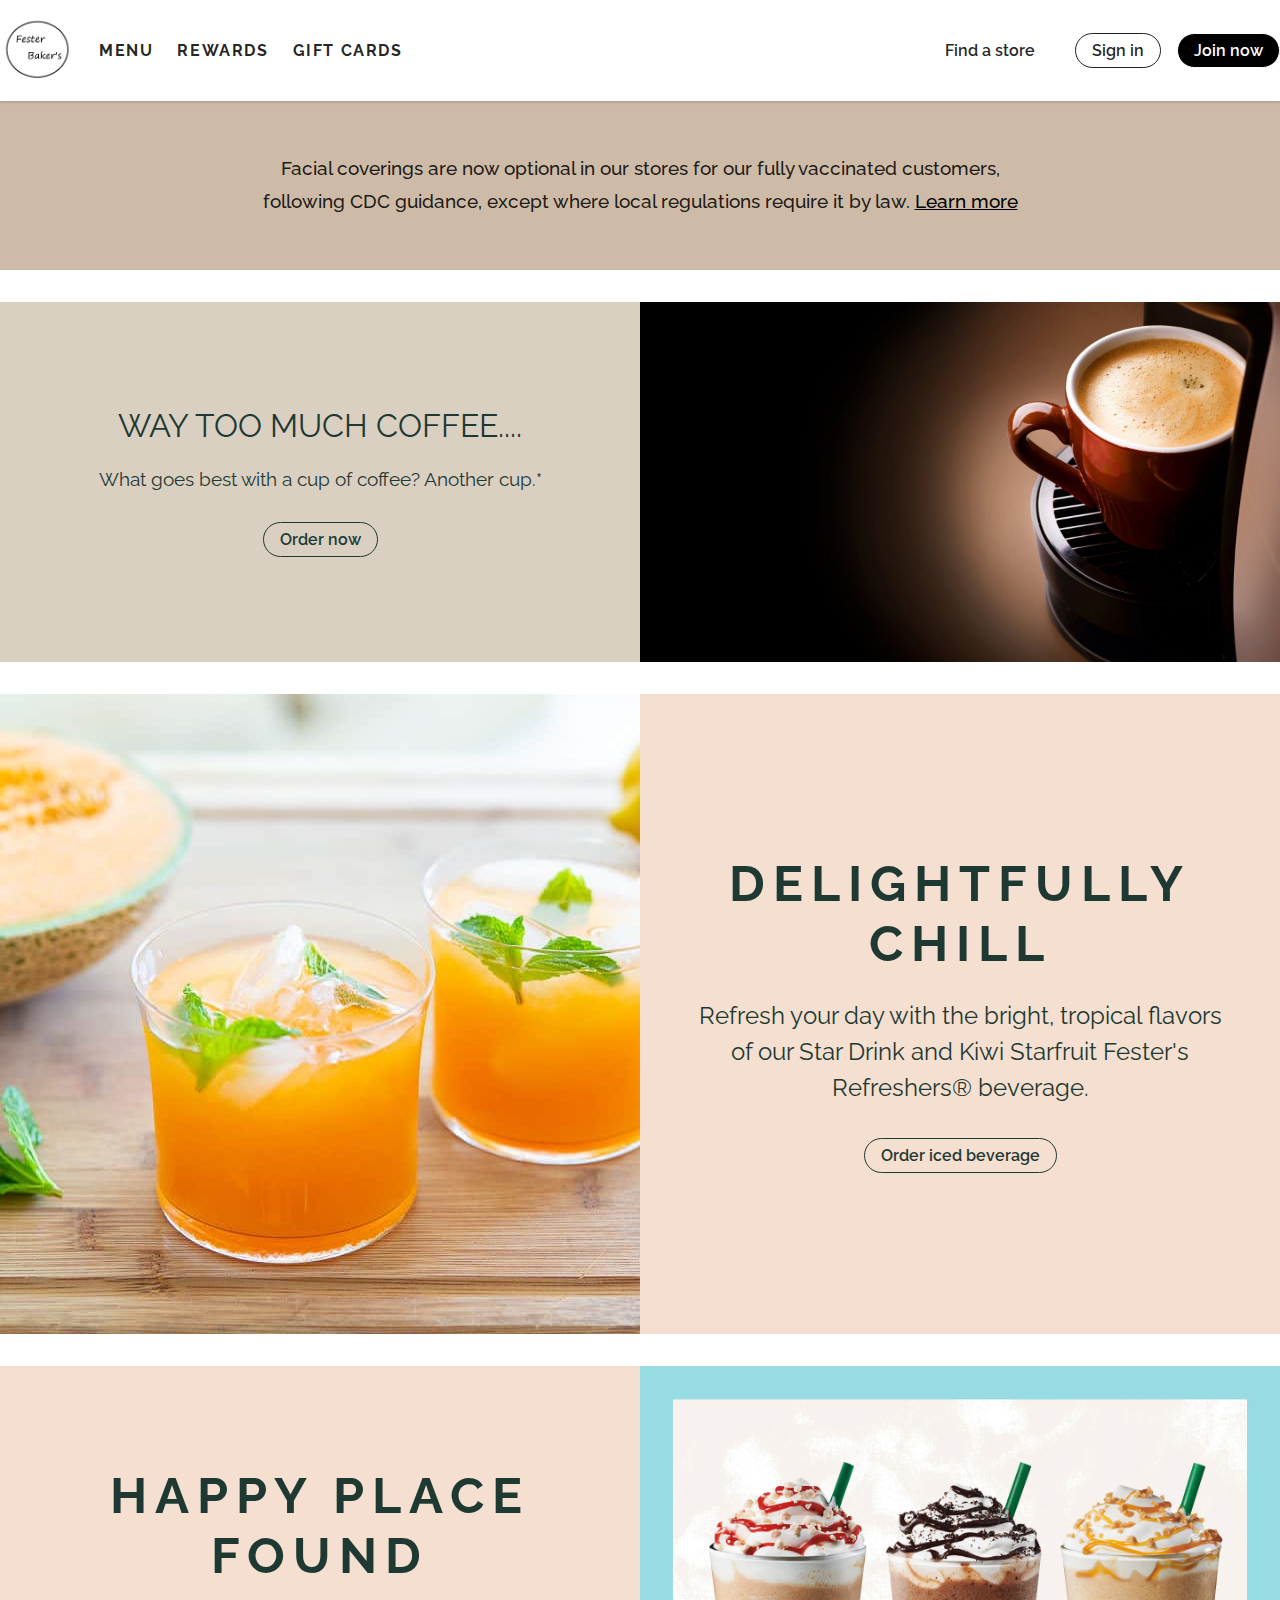
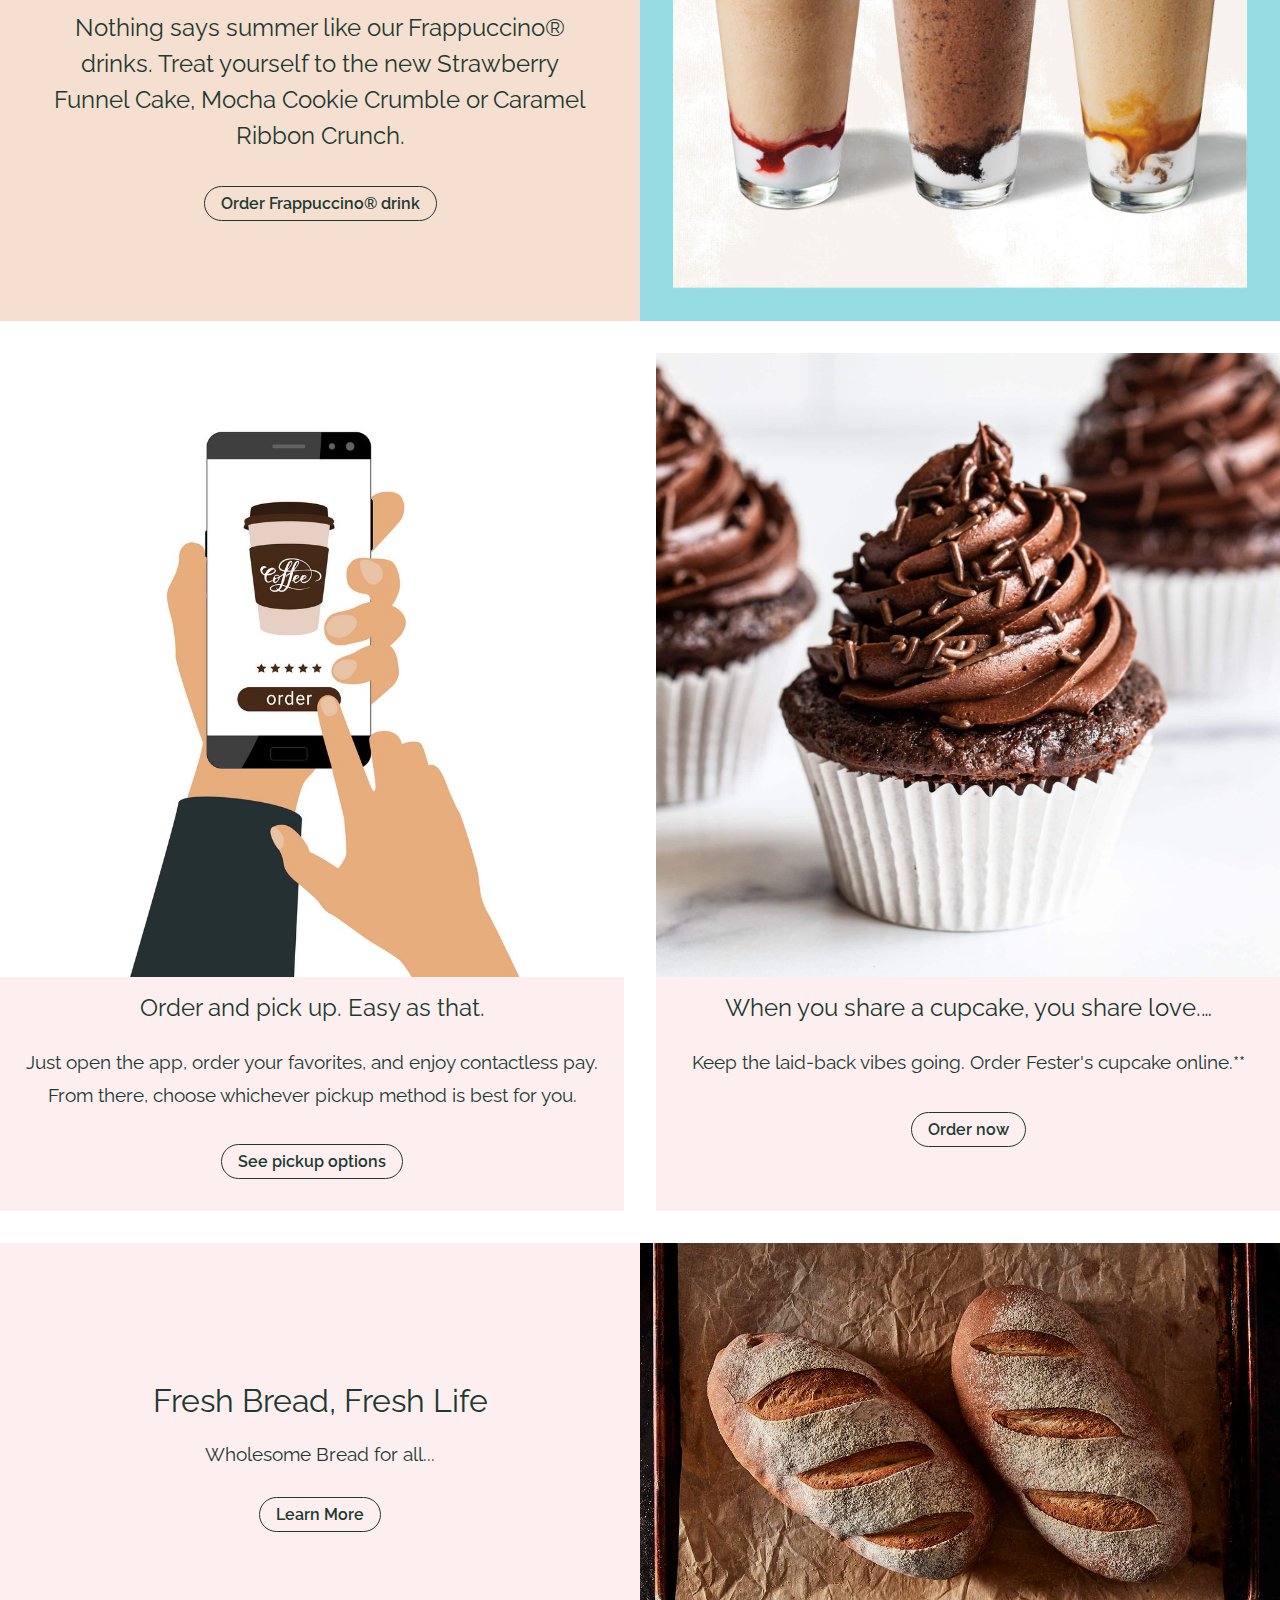
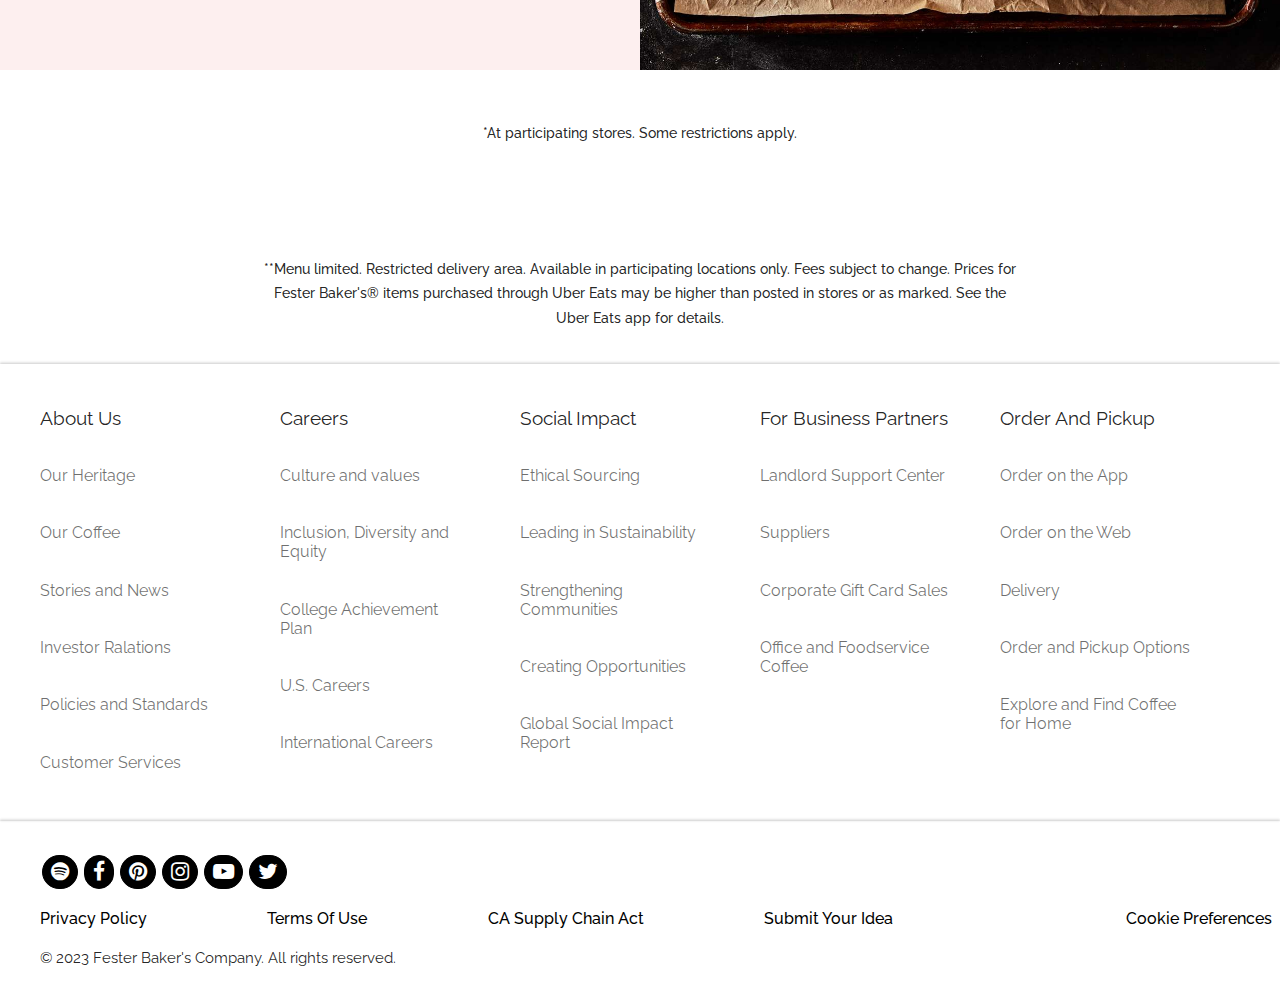
<file: bakery-shop/index.html>
<!DOCTYPE html>
<html>
<head>
    <title>Bakery Shop</title>
    <link rel="stylesheet" href="https://use.fontawesome.com/releases/v5.15.3/css/all.css" integrity="sha384-SZXxX4whJ79/gErwcOYf+zWLeJdY/qpuqC4cAa9rOGUstPomtqpuNWT9wdPEn2fk" crossorigin="anonymous">
    <link rel="stylesheet" href="style.css">
    <link rel="stylesheet" href="main.css">
    <link rel="stylesheet" href="footer.css">
    <link rel="stylesheet" href="https://maxcdn.bootstrapcdn.com/font-awesome/4.7.0/css/font-awesome.min.css">

</head>
<body>
    <header>
        <div class="header-container">
            <div class="left-nav">
                <div class="logo">
                    <img src="img/logo.png" >
                </div>
                <nav>
                    <ul>
                        <li>Menu</li>
                        <li>Rewards</li>
                        <li>Gift Cards</li>
                    </ul>
                </nav>
            </div>
            <div class="right-nav">
                <div class="find-store">
                    <i class="fas fa-map-marker-alt"></i>
                    <span>Find a store</span>
                </div>
                <div class="sign-in">
                    Sign in
                </div>
                <div class="join-now">
                    Join now
                </div>
            </div>
        </div>
    </header>
    <main>
        <div class="main-container">
            <section class="announcements">
                <span>
                    Facial coverings are now optional in our stores for our fully vaccinated customers, following CDC guidance, except where local regulations require it by law.
                    <a href="#">Learn more</a>
                </span>
            </section>
            <section class="rewards left-right-section">
                <div class="text">
                    <h1>WAY TOO MUCH COFFEE....</h1>
                    <h3>What goes best with a cup of coffee? Another cup.*</h3>
                    <div class="cta">
                        Order now
                    </div>
                </div>
                <div class="image">
                    <img src="img/coffee.jpg" >
                </div>
            </section>
            <section class="chill left-right-section">
                <div class="image">
                    <img src="img/iced beverage.jpg" >
                </div>
                <div class="text">
                    <h1>DELIGHTFULLY CHILL</h1>
                    <h3>Refresh your day with the bright, tropical flavors of our Star Drink and Kiwi Starfruit Fester's Refreshers® beverage.</h3>
                    <div class="cta">
                        Order iced beverage
                    </div>
                </div>
            </section> 

            <section class="chill left-right-section">
                
                <div class="text">
                    <h1>HAPPY PLACE FOUND</h1>
                    <h3>Nothing says summer like our Frappuccino® drinks. Treat yourself to the new Strawberry Funnel Cake, Mocha Cookie Crumble or Caramel Ribbon Crunch.</h3>
                    <div class="cta">
                        Order Frappuccino® drink
                    </div>
                </div>
                <div class="image">
                    <img src="img/frappucino.webp" >
                </div>
            </section>
            <section>
                <div class="top-bottom-section">
                    <div class="section-container">
                        <div class="image">
                            <img src="img/order.jpg" >
                        </div>
                        <div class="text">
                            <h1>Order and pick up. Easy as that.</h1>
                            <h3>Just open the app, order your favorites, and enjoy contactless pay. From there, choose whichever pickup method is best for you.</h3>
                            <div class="cta-container">
                                <div class="cta">
                                    See pickup options
                                </div>
                            </div>
                        </div>
                    </div>
                </div>
                <div class="top-bottom-section">
                    <div class="section-container">
                        <div class="image">
                            <img src="img/cupcake.jpg" >
                        </div>
                        <div class="text">
                            <h1>When you share a cupcake, you share love.…</h1>
                            <h3>Keep the laid-back vibes going. Order Fester's cupcake online.**</h3>
                            <div class="cta-container">
                                <div class="cta">
                                    Order now
                                </div>
                            </div>
                        </div>
                    </div>
                </div>
            </section>
            <section class="rewards left-right-section-end">
                <div class="text">
                    <h1>Fresh Bread, Fresh Life</h1>
                    <h3>Wholesome Bread for all...    </h3>
                    <div class="cta">
                        Learn More
                    </div>
                </div>
                <div class="image">
                    <img src="img/bread.jpg" >
                </div>
            </section>
            <div class="small-para">
            <span>*At participating stores. Some restrictions apply.</span>
           </div>
           <div class="big-para">
            <span>**Menu limited.  Restricted delivery area.  Available in participating locations only.  Fees subject to change.  Prices for Fester Baker's® items purchased through Uber Eats may be higher than posted in stores or as marked.  See the Uber Eats app for details.</span>
           </div>
        </div>
    </main>
    <footer>
        <div class="footer-container">
            <div class="links-container">
                <h3>About Us</h3>
                <ul>
                    <li>Our Heritage</li>
                    <li>Our Coffee</li>
                    <li>Stories and News</li>
                    <li>Investor Ralations</li>
                    <li>Policies and Standards</li>
                    <li>Customer Services</li>
                </ul>
            </div>
            <div class="links-container">
                <h3>Careers</h3>
                <ul>
                    <li>Culture and values</li>
                    <li>Inclusion, Diversity and Equity</li>
                    <li>College Achievement Plan</li>
                    <li>U.S. Careers</li>
                    <li>International Careers</li>
                </ul>
            </div>
            <div class="links-container">
                <h3>Social Impact</h1>
                <ul>
                    <li>Ethical Sourcing</li>
                    <li>Leading in Sustainability</li>
                    <li>Strengthening Communities</li>
                    <li>Creating Opportunities</li>
                    <li>Global Social Impact Report</li>
                </ul>
            </div>
                
            <div class="links-container">
                <h3>For Business Partners</h3>
                <ul>
                    <li>Landlord Support Center</li>
                    <li>Suppliers</li>
                    <li>Corporate Gift Card Sales</li>
                    <li>Office and Foodservice Coffee</li>
                </ul>
            </div>
                
                <div class="links-container">
                <h3>Order And Pickup</h3>
                <ul>
                <li>Order on the App</li>
                <li>Order on the Web</li>
                <li>Delivery</li>
                <li>Order and Pickup Options</li>
                <li>Explore and Find Coffee for Home</li>
                </ul>
                </div>
                
        </div>
    </footer>
    <div class="end">
       <div class="icons">  
        <a href=""><i class="fa fa-spotify fa-lg"></i></a>
        <a href=""><i class="fa fa-facebook fa-lg"></i></a>
        <a href=""><i class="fa fa-pinterest fa-lg"></i></a>
        <a href=""><i class="fa fa-instagram fa-lg"></i></a>
        <a href=""><i class="fa fa-youtube-play fa-lg"></i></a>
        <a href=""><i class="fa fa-twitter fa-lg"></i></a>
       </div>

       <div class="last-li">
           <ul>
               <a href=""><li>Privacy Policy</li></a>
               <a href=""><li>Terms Of Use</li></a>
               <a href=""><li>CA Supply Chain Act</li></a>
               <a href=""><li>Submit Your Idea</li><a>
               <a href=""><li>Cookie Preferences</li></a>

           </ul>
       </div>
<div class="copyright-para">
    <span>© 2023 Fester Baker's Company. All rights reserved.</span>
</div>
    </div>
</body>
</html>
</file>
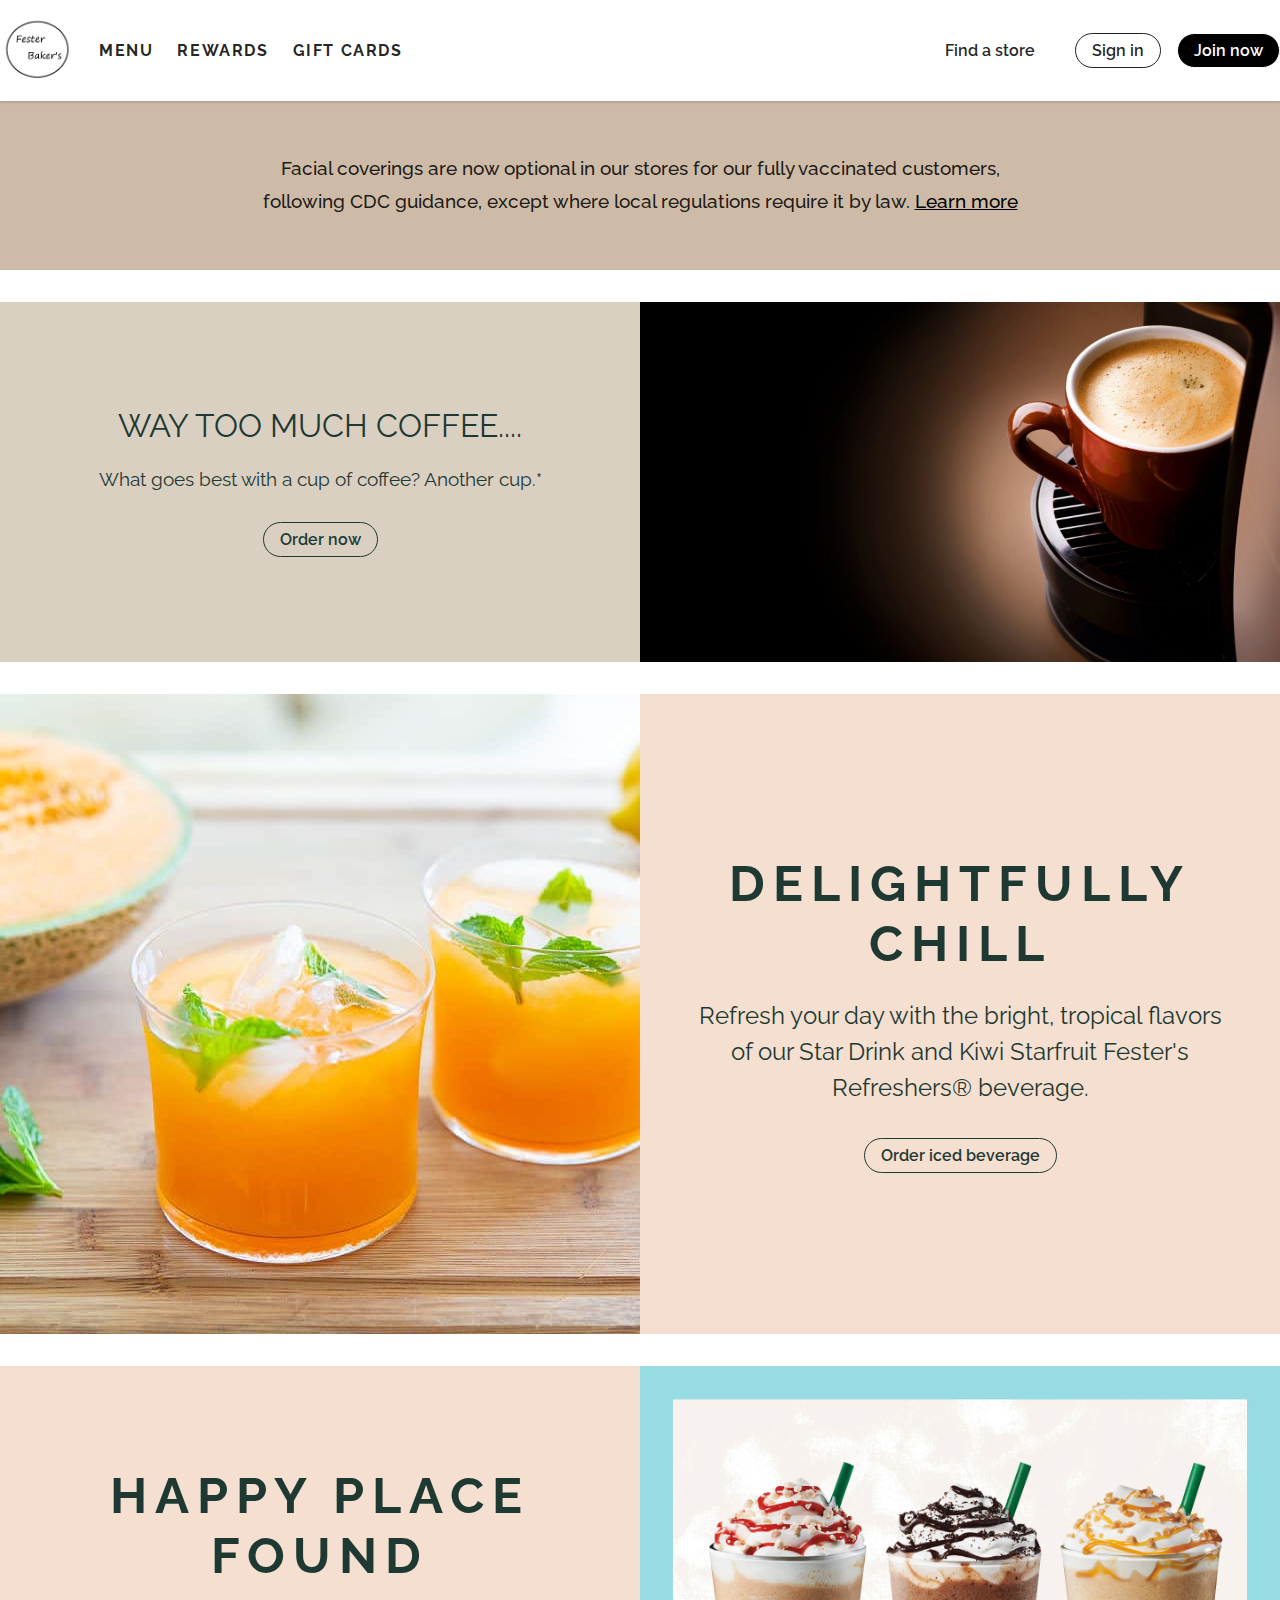
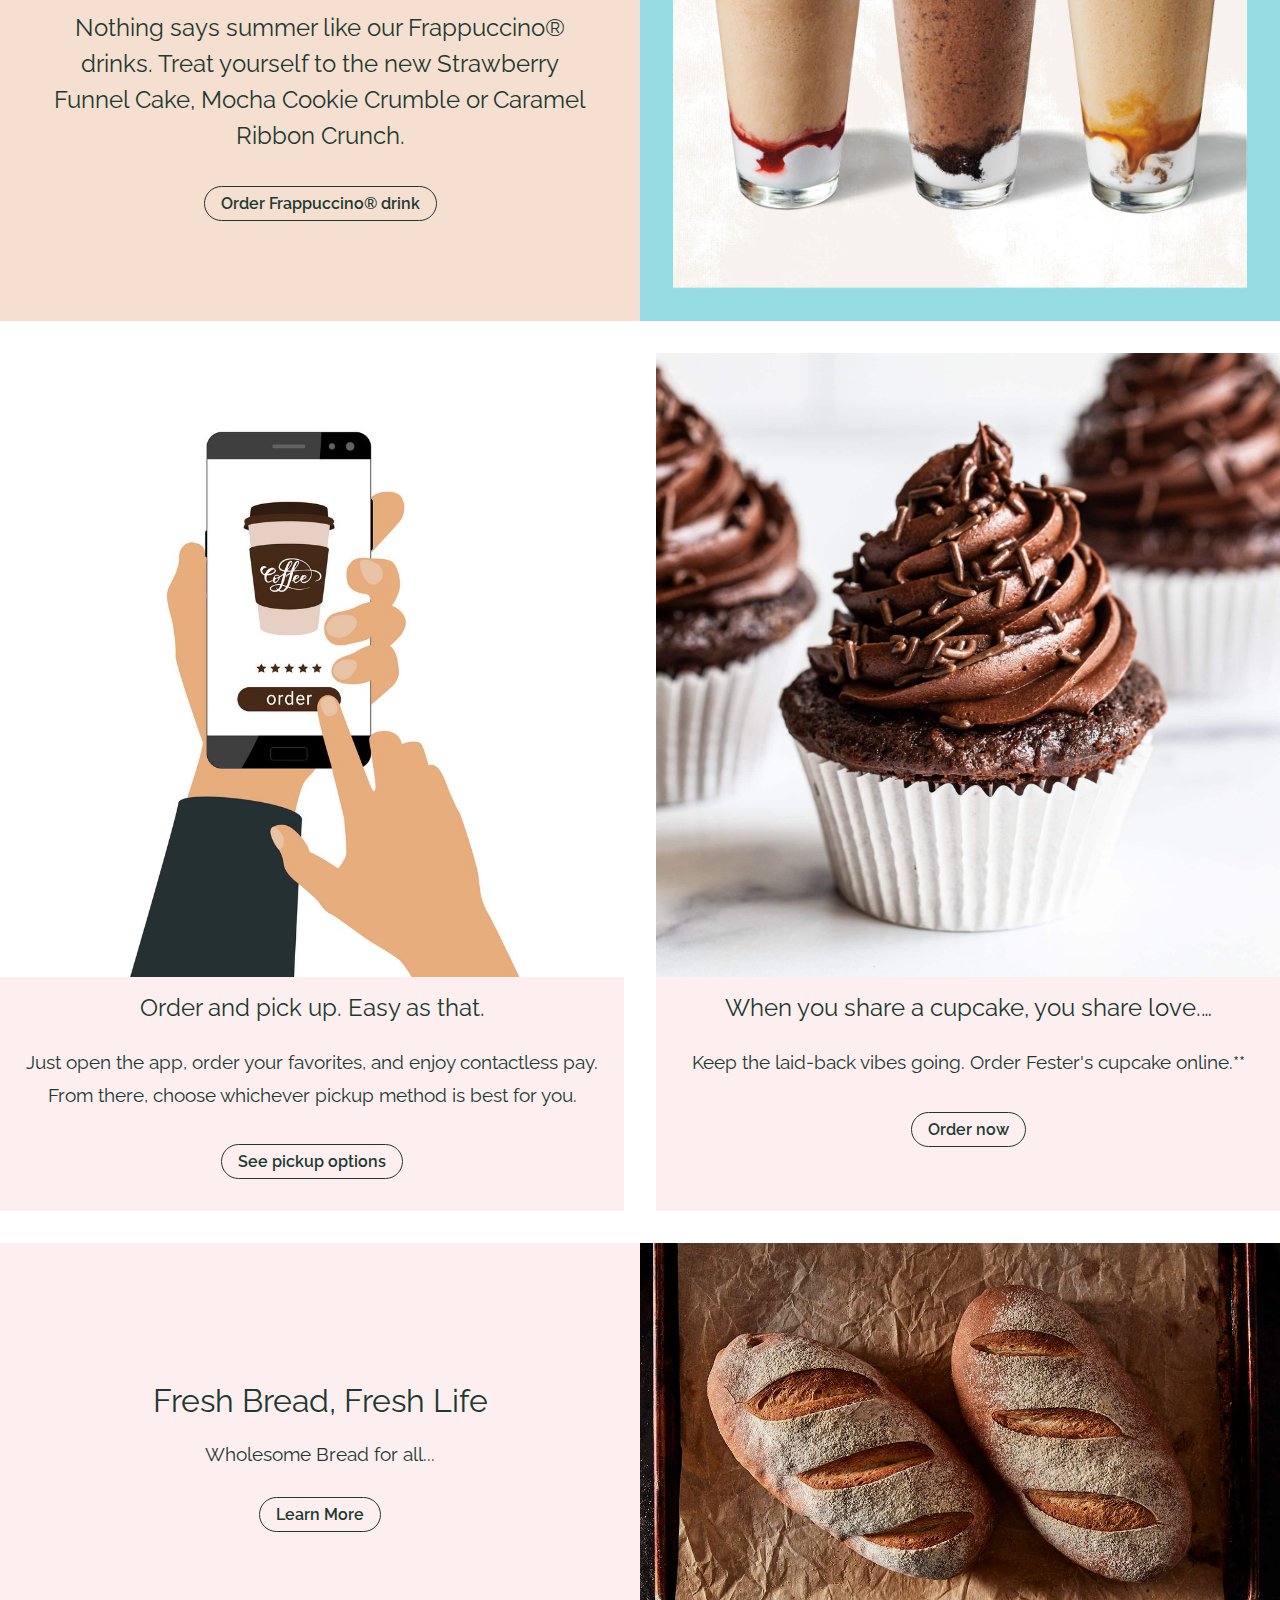
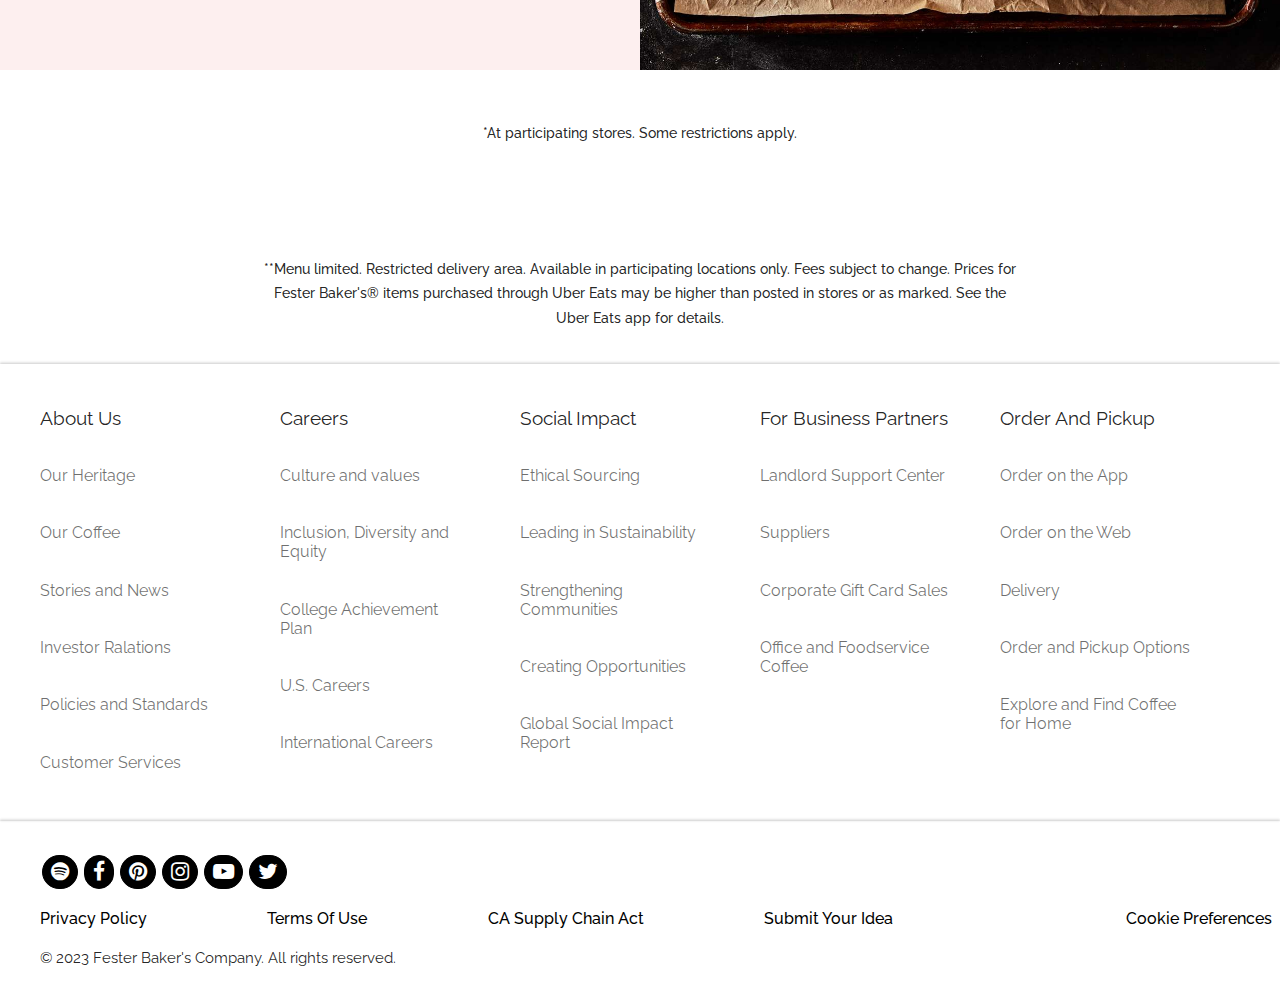
<file: Bakery-Shop/index.html>
<!DOCTYPE html>
<html>
<head>
    <title>Fester Coffee</title>
    <link rel="stylesheet" href="https://use.fontawesome.com/releases/v5.15.3/css/all.css" integrity="sha384-SZXxX4whJ79/gErwcOYf+zWLeJdY/qpuqC4cAa9rOGUstPomtqpuNWT9wdPEn2fk" crossorigin="anonymous">
    <link rel="stylesheet" href="style.css">
    <link rel="stylesheet" href="main.css">
    <link rel="stylesheet" href="footer.css">
    <link rel="stylesheet" href="https://maxcdn.bootstrapcdn.com/font-awesome/4.7.0/css/font-awesome.min.css">

</head>
<body>
    <header>
        <div class="header-container">
            <div class="left-nav">
                <div class="logo">
                    <img src="img/logo.png" >
                </div>
                <nav>
                    <ul>
                        <li>Menu</li>
                        <li>Rewards</li>
                        <li>Gift Cards</li>
                    </ul>
                </nav>
            </div>
            <div class="right-nav">
                <div class="find-store">
                    <i class="fas fa-map-marker-alt"></i>
                    <span>Find a store</span>
                </div>
                <div class="sign-in">
                    Sign in
                </div>
                <div class="join-now">
                    Join now
                </div>
            </div>
        </div>
    </header>
    <main>
        <div class="main-container">
            <section class="announcements">
                <span>
                    Facial coverings are now optional in our stores for our fully vaccinated customers, following CDC guidance, except where local regulations require it by law.
                    <a href="#">Learn more</a>
                </span>
            </section>
            <section class="rewards left-right-section">
                <div class="text">
                    <h1>WAY TOO MUCH COFFEE....</h1>
                    <h3>What goes best with a cup of coffee? Another cup.*</h3>
                    <div class="cta">
                        Order now
                    </div>
                </div>
                <div class="image">
                    <img src="img/coffee.jpg" >
                </div>
            </section>
            <section class="chill left-right-section">
                <div class="image">
                    <img src="img/iced beverage.jpg" >
                </div>
                <div class="text">
                    <h1>DELIGHTFULLY CHILL</h1>
                    <h3>Refresh your day with the bright, tropical flavors of our Star Drink and Kiwi Starfruit Fester's Refreshers® beverage.</h3>
                    <div class="cta">
                        Order iced beverage
                    </div>
                </div>
            </section> 

            <section class="chill left-right-section">
                
                <div class="text">
                    <h1>HAPPY PLACE FOUND</h1>
                    <h3>Nothing says summer like our Frappuccino® drinks. Treat yourself to the new Strawberry Funnel Cake, Mocha Cookie Crumble or Caramel Ribbon Crunch.</h3>
                    <div class="cta">
                        Order Frappuccino® drink
                    </div>
                </div>
                <div class="image">
                    <img src="img/frappucino.webp" >
                </div>
            </section>
            <section>
                <div class="top-bottom-section">
                    <div class="section-container">
                        <div class="image">
                            <img src="img/order.jpg" >
                        </div>
                        <div class="text">
                            <h1>Order and pick up. Easy as that.</h1>
                            <h3>Just open the app, order your favorites, and enjoy contactless pay. From there, choose whichever pickup method is best for you.</h3>
                            <div class="cta-container">
                                <div class="cta">
                                    See pickup options
                                </div>
                            </div>
                        </div>
                    </div>
                </div>
                <div class="top-bottom-section">
                    <div class="section-container">
                        <div class="image">
                            <img src="img/cupcake.jpg" >
                        </div>
                        <div class="text">
                            <h1>When you share a cupcake, you share love.…</h1>
                            <h3>Keep the laid-back vibes going. Order Fester's cupcake online.**</h3>
                            <div class="cta-container">
                                <div class="cta">
                                    Order now
                                </div>
                            </div>
                        </div>
                    </div>
                </div>
            </section>
            <section class="rewards left-right-section-end">
                <div class="text">
                    <h1>Fresh Bread, Fresh Life</h1>
                    <h3>Wholesome Bread for all...    </h3>
                    <div class="cta">
                        Learn More
                    </div>
                </div>
                <div class="image">
                    <img src="img/bread.jpg" >
                </div>
            </section>
            <div class="small-para">
            <span>*At participating stores. Some restrictions apply.</span>
           </div>
           <div class="big-para">
            <span>**Menu limited.  Restricted delivery area.  Available in participating locations only.  Fees subject to change.  Prices for Fester Baker's® items purchased through Uber Eats may be higher than posted in stores or as marked.  See the Uber Eats app for details.</span>
           </div>
        </div>
    </main>
    <footer>
        <div class="footer-container">
            <div class="links-container">
                <h3>About Us</h3>
                <ul>
                    <li>Our Heritage</li>
                    <li>Our Coffee</li>
                    <li>Stories and News</li>
                    <li>Investor Ralations</li>
                    <li>Policies and Standards</li>
                    <li>Customer Services</li>
                </ul>
            </div>
            <div class="links-container">
                <h3>Careers</h3>
                <ul>
                    <li>Culture and values</li>
                    <li>Inclusion, Diversity and Equity</li>
                    <li>College Achievement Plan</li>
                    <li>U.S. Careers</li>
                    <li>International Careers</li>
                </ul>
            </div>
            <div class="links-container">
                <h3>Social Impact</h1>
                <ul>
                    <li>Ethical Sourcing</li>
                    <li>Leading in Sustainability</li>
                    <li>Strengthening Communities</li>
                    <li>Creating Opportunities</li>
                    <li>Global Social Impact Report</li>
                </ul>
            </div>
                
            <div class="links-container">
                <h3>For Business Partners</h3>
                <ul>
                    <li>Landlord Support Center</li>
                    <li>Suppliers</li>
                    <li>Corporate Gift Card Sales</li>
                    <li>Office and Foodservice Coffee</li>
                </ul>
            </div>
                
                <div class="links-container">
                <h3>Order And Pickup</h3>
                <ul>
                <li>Order on the App</li>
                <li>Order on the Web</li>
                <li>Delivery</li>
                <li>Order and Pickup Options</li>
                <li>Explore and Find Coffee for Home</li>
                </ul>
                </div>
                
        </div>
    </footer>
    <div class="end">
       <div class="icons">  
        <a href=""><i class="fa fa-spotify fa-lg"></i></a>
        <a href=""><i class="fa fa-facebook fa-lg"></i></a>
        <a href=""><i class="fa fa-pinterest fa-lg"></i></a>
        <a href=""><i class="fa fa-instagram fa-lg"></i></a>
        <a href=""><i class="fa fa-youtube-play fa-lg"></i></a>
        <a href=""><i class="fa fa-twitter fa-lg"></i></a>
       </div>

       <div class="last-li">
           <ul>
               <a href=""><li>Privacy Policy</li></a>
               <a href=""><li>Terms Of Use</li></a>
               <a href=""><li>CA Supply Chain Act</li></a>
               <a href=""><li>Submit Your Idea</li><a>
               <a href=""><li>Cookie Preferences</li></a>

           </ul>
       </div>
<div class="copyright-para">
    <span>© 2023 Fester Baker's Company. All rights reserved.</span>
</div>
    </div>
</body>
</html>
</file>
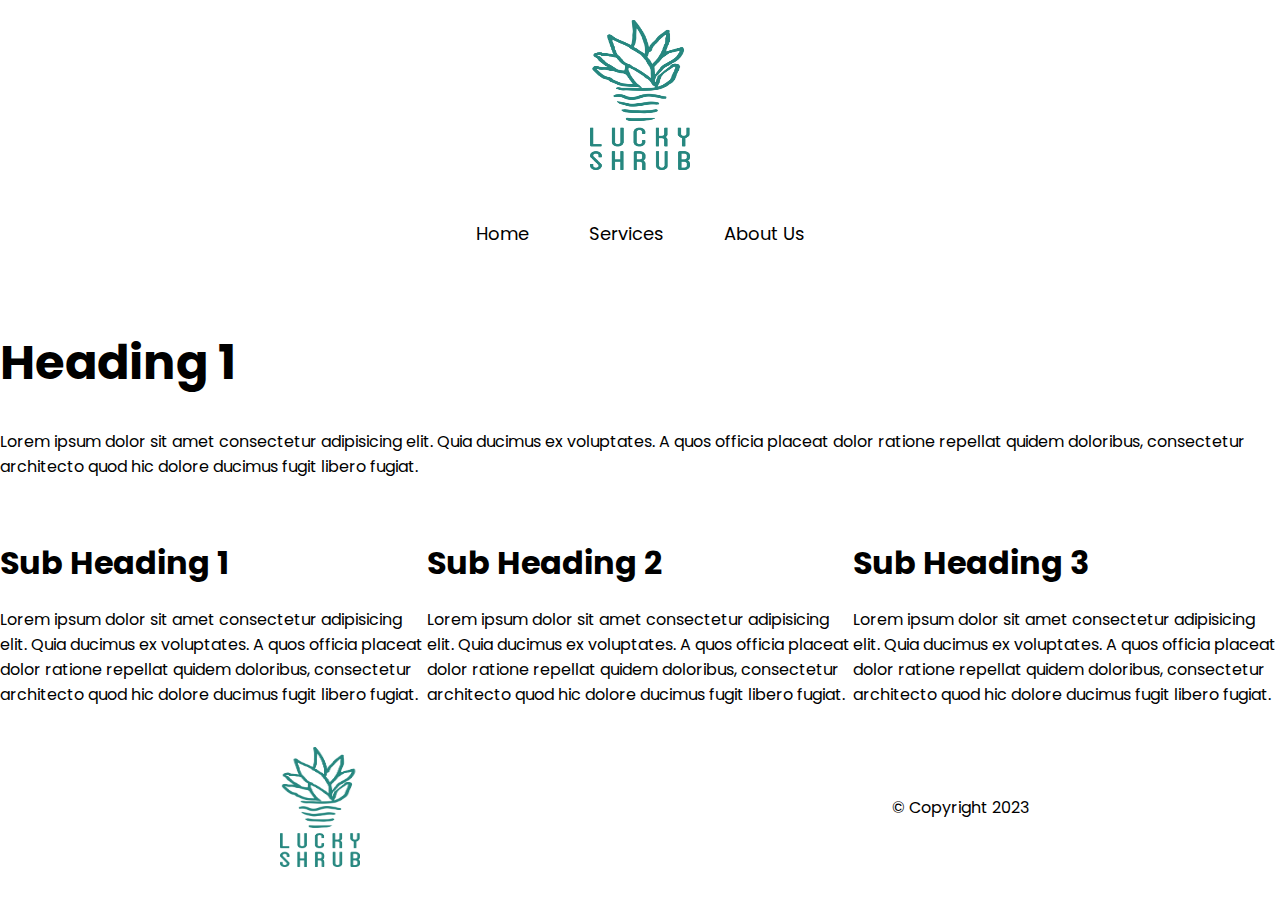
<file: Coursera Project/index.html>
<!DOCTYPE html>
<html lang="en">
  <head>
    <meta charset="UTF-8" />
    <meta name="viewport" content="width=device-width, initial-scale=1.0" />
    <link rel="stylesheet" href="style.css" />
    <link rel="preconnect" href="https://fonts.googleapis.com" />
    <link rel="preconnect" href="https://fonts.gstatic.com" crossorigin />
    <link
      href="https://fonts.googleapis.com/css2?family=Poppins&display=swap"
      rel="stylesheet"
    />
    <title>Coursera</title>
  </head>
  <body>
    <header><img src="logo.png" alt="" /></header>
    <nav>
      <ul>
        <li><a href="/">Home</a></li>
        <li><a href="services.html">Services</a></li>
        <li><a href="about-us.html">About Us</a></li>
      </ul>
    </nav>
    <main>
      <section>
        <article>
          <h1>Heading 1</h1>
          <p>
            Lorem ipsum dolor sit amet consectetur adipisicing elit. Quia
            ducimus ex voluptates. A quos officia placeat dolor ratione repellat
            quidem doloribus, consectetur architecto quod hic dolore ducimus
            fugit libero fugiat.
          </p>
        </article>
      </section>
      <section>
        <article>
          <h2>Sub Heading 1</h2>
          <p>
            Lorem ipsum dolor sit amet consectetur adipisicing elit. Quia
            ducimus ex voluptates. A quos officia placeat dolor ratione repellat
            quidem doloribus, consectetur architecto quod hic dolore ducimus
            fugit libero fugiat.
          </p>
        </article>
        <article>
          <h2>Sub Heading 2</h2>
          <p>
            Lorem ipsum dolor sit amet consectetur adipisicing elit. Quia
            ducimus ex voluptates. A quos officia placeat dolor ratione repellat
            quidem doloribus, consectetur architecto quod hic dolore ducimus
            fugit libero fugiat.
          </p>
        </article>
        <article>
          <h2>Sub Heading 3</h2>
          <p>
            Lorem ipsum dolor sit amet consectetur adipisicing elit. Quia
            ducimus ex voluptates. A quos officia placeat dolor ratione repellat
            quidem doloribus, consectetur architecto quod hic dolore ducimus
            fugit libero fugiat.
          </p>
        </article>
      </section>
    </main>
    <footer>
      <div class=""><img src="logo.png" alt="" /></div>
      <div class="">© Copyright 2023</div>
    </footer>
  </body>
</html>
</file>
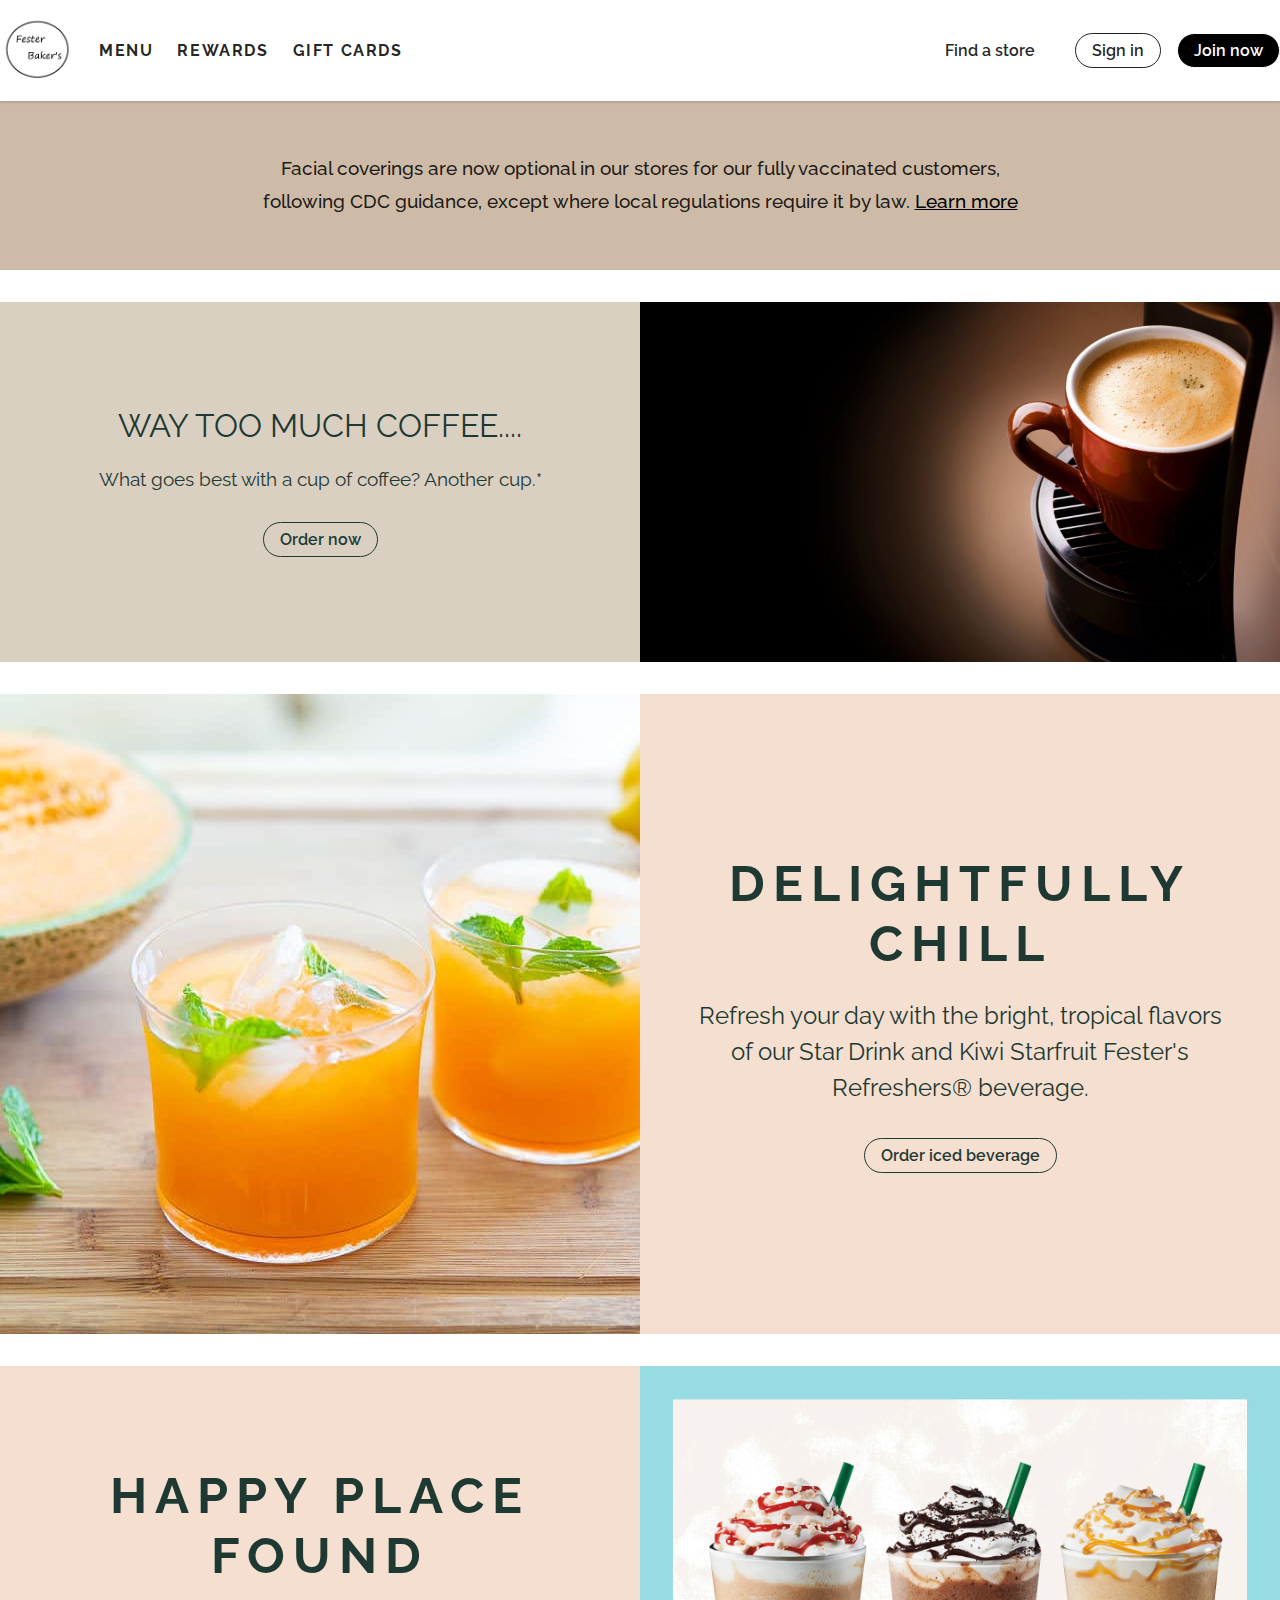
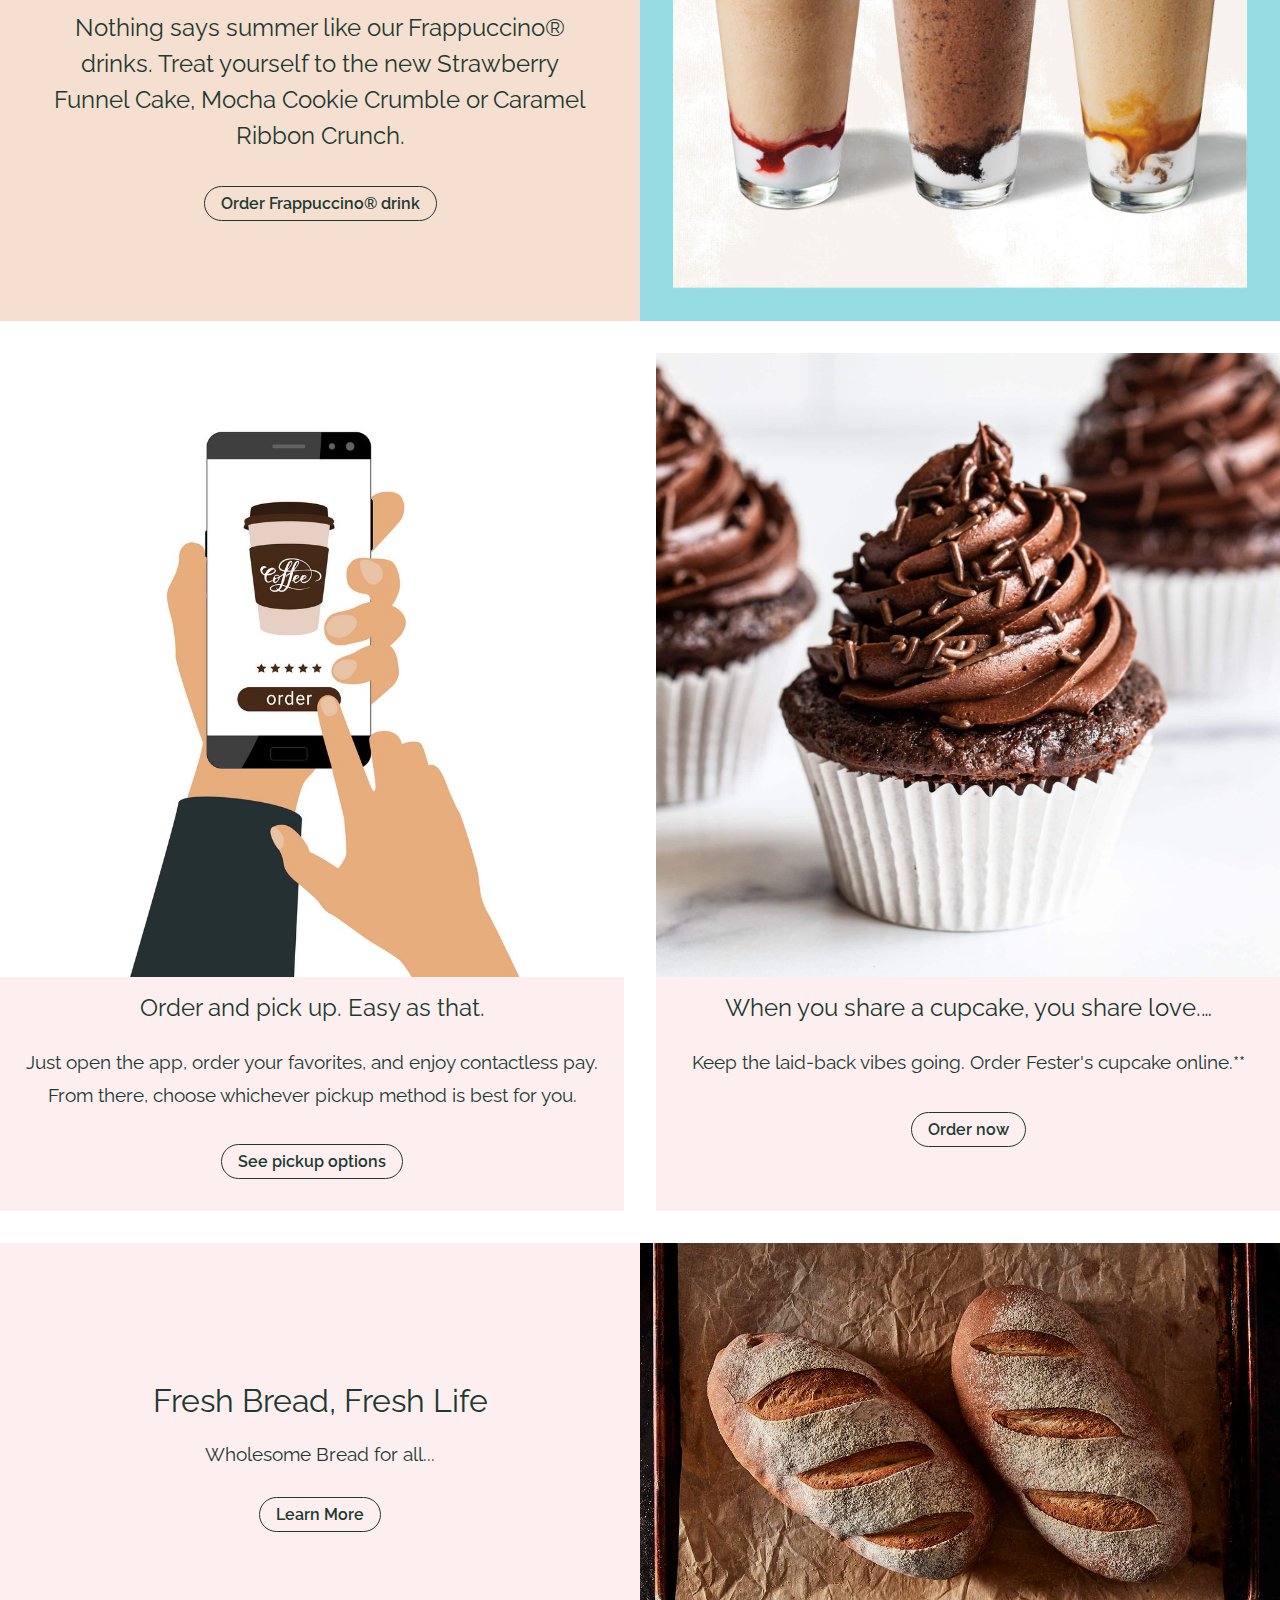
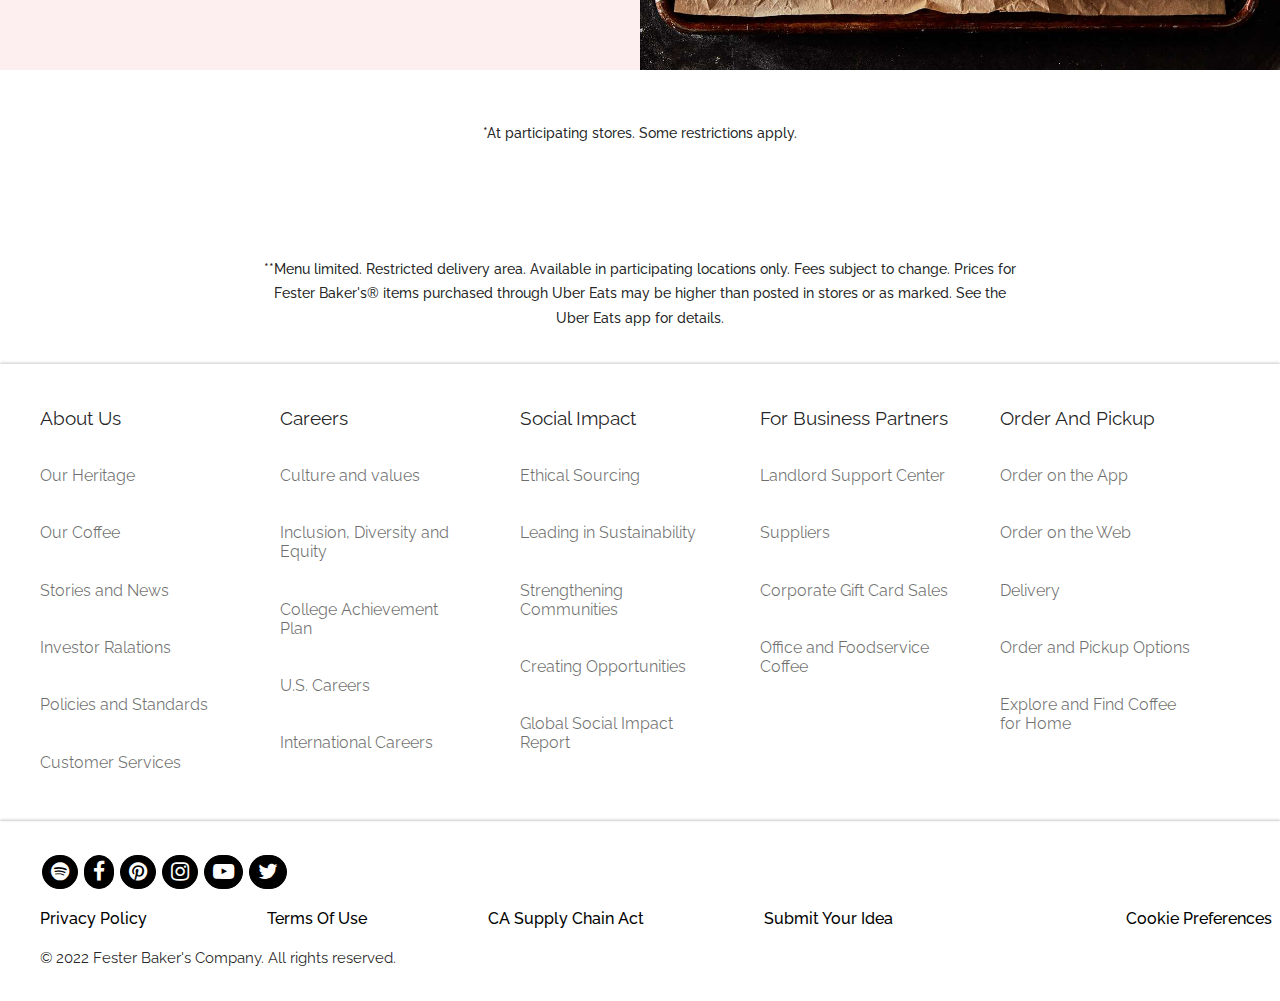
<file: Project-Coffee-Shop/index.html>
<!DOCTYPE html>
<html>
<head>
    <title>Fester Coffee</title>
    <link rel="stylesheet" href="https://use.fontawesome.com/releases/v5.15.3/css/all.css" integrity="sha384-SZXxX4whJ79/gErwcOYf+zWLeJdY/qpuqC4cAa9rOGUstPomtqpuNWT9wdPEn2fk" crossorigin="anonymous">
    <link rel="stylesheet" href="style.css">
    <link rel="stylesheet" href="main.css">
    <link rel="stylesheet" href="footer.css">
    <link rel="stylesheet" href="https://maxcdn.bootstrapcdn.com/font-awesome/4.7.0/css/font-awesome.min.css">

</head>
<body>
    <header>
        <div class="header-container">
            <div class="left-nav">
                <div class="logo">
                    <img src="img/logo.png" >
                </div>
                <nav>
                    <ul>
                        <li>Menu</li>
                        <li>Rewards</li>
                        <li>Gift Cards</li>
                    </ul>
                </nav>
            </div>
            <div class="right-nav">
                <div class="find-store">
                    <i class="fas fa-map-marker-alt"></i>
                    <span>Find a store</span>
                </div>
                <div class="sign-in">
                    Sign in
                </div>
                <div class="join-now">
                    Join now
                </div>
            </div>
        </div>
    </header>
    <main>
        <div class="main-container">
            <section class="announcements">
                <span>
                    Facial coverings are now optional in our stores for our fully vaccinated customers, following CDC guidance, except where local regulations require it by law.
                    <a href="#">Learn more</a>
                </span>
            </section>
            <section class="rewards left-right-section">
                <div class="text">
                    <h1>WAY TOO MUCH COFFEE....</h1>
                    <h3>What goes best with a cup of coffee? Another cup.*</h3>
                    <div class="cta">
                        Order now
                    </div>
                </div>
                <div class="image">
                    <img src="img/coffee.jpg" >
                </div>
            </section>
            <section class="chill left-right-section">
                <div class="image">
                    <img src="img/iced beverage.jpg" >
                </div>
                <div class="text">
                    <h1>DELIGHTFULLY CHILL</h1>
                    <h3>Refresh your day with the bright, tropical flavors of our Star Drink and Kiwi Starfruit Fester's Refreshers® beverage.</h3>
                    <div class="cta">
                        Order iced beverage
                    </div>
                </div>
            </section> 

            <section class="chill left-right-section">
                
                <div class="text">
                    <h1>HAPPY PLACE FOUND</h1>
                    <h3>Nothing says summer like our Frappuccino® drinks. Treat yourself to the new Strawberry Funnel Cake, Mocha Cookie Crumble or Caramel Ribbon Crunch.</h3>
                    <div class="cta">
                        Order Frappuccino® drink
                    </div>
                </div>
                <div class="image">
                    <img src="img/frappucino.webp" >
                </div>
            </section>
            <section>
                <div class="top-bottom-section">
                    <div class="section-container">
                        <div class="image">
                            <img src="img/order.jpg" >
                        </div>
                        <div class="text">
                            <h1>Order and pick up. Easy as that.</h1>
                            <h3>Just open the app, order your favorites, and enjoy contactless pay. From there, choose whichever pickup method is best for you.</h3>
                            <div class="cta-container">
                                <div class="cta">
                                    See pickup options
                                </div>
                            </div>
                        </div>
                    </div>
                </div>
                <div class="top-bottom-section">
                    <div class="section-container">
                        <div class="image">
                            <img src="img/cupcake.jpg" >
                        </div>
                        <div class="text">
                            <h1>When you share a cupcake, you share love.…</h1>
                            <h3>Keep the laid-back vibes going. Order Fester's cupcake online.**</h3>
                            <div class="cta-container">
                                <div class="cta">
                                    Order now
                                </div>
                            </div>
                        </div>
                    </div>
                </div>
            </section>
            <section class="rewards left-right-section-end">
                <div class="text">
                    <h1>Fresh Bread, Fresh Life</h1>
                    <h3>Wholesome Bread for all...    </h3>
                    <div class="cta">
                        Learn More
                    </div>
                </div>
                <div class="image">
                    <img src="img/bread.jpg" >
                </div>
            </section>
            <div class="small-para">
            <span>*At participating stores. Some restrictions apply.</span>
           </div>
           <div class="big-para">
            <span>**Menu limited.  Restricted delivery area.  Available in participating locations only.  Fees subject to change.  Prices for Fester Baker's® items purchased through Uber Eats may be higher than posted in stores or as marked.  See the Uber Eats app for details.</span>
           </div>
        </div>
    </main>
    <footer>
        <div class="footer-container">
            <div class="links-container">
                <h3>About Us</h3>
                <ul>
                    <li>Our Heritage</li>
                    <li>Our Coffee</li>
                    <li>Stories and News</li>
                    <li>Investor Ralations</li>
                    <li>Policies and Standards</li>
                    <li>Customer Services</li>
                </ul>
            </div>
            <div class="links-container">
                <h3>Careers</h3>
                <ul>
                    <li>Culture and values</li>
                    <li>Inclusion, Diversity and Equity</li>
                    <li>College Achievement Plan</li>
                    <li>U.S. Careers</li>
                    <li>International Careers</li>
                </ul>
            </div>
            <div class="links-container">
                <h3>Social Impact</h1>
                <ul>
                    <li>Ethical Sourcing</li>
                    <li>Leading in Sustainability</li>
                    <li>Strengthening Communities</li>
                    <li>Creating Opportunities</li>
                    <li>Global Social Impact Report</li>
                </ul>
            </div>
                
            <div class="links-container">
                <h3>For Business Partners</h3>
                <ul>
                    <li>Landlord Support Center</li>
                    <li>Suppliers</li>
                    <li>Corporate Gift Card Sales</li>
                    <li>Office and Foodservice Coffee</li>
                </ul>
            </div>
                
                <div class="links-container">
                <h3>Order And Pickup</h3>
                <ul>
                <li>Order on the App</li>
                <li>Order on the Web</li>
                <li>Delivery</li>
                <li>Order and Pickup Options</li>
                <li>Explore and Find Coffee for Home</li>
                </ul>
                </div>
                
        </div>
    </footer>
    <div class="end">
       <div class="icons">  
        <a href=""><i class="fa fa-spotify fa-lg"></i></a>
        <a href=""><i class="fa fa-facebook fa-lg"></i></a>
        <a href=""><i class="fa fa-pinterest fa-lg"></i></a>
        <a href=""><i class="fa fa-instagram fa-lg"></i></a>
        <a href=""><i class="fa fa-youtube-play fa-lg"></i></a>
        <a href=""><i class="fa fa-twitter fa-lg"></i></a>
       </div>

       <div class="last-li">
           <ul>
               <a href=""><li>Privacy Policy</li></a>
               <a href=""><li>Terms Of Use</li></a>
               <a href=""><li>CA Supply Chain Act</li></a>
               <a href=""><li>Submit Your Idea</li><a>
               <a href=""><li>Cookie Preferences</li></a>

           </ul>
       </div>
<div class="copyright-para">
    <span>© 2022 Fester Baker's Company. All rights reserved.</span>
</div>
    </div>
</body>
</html>
</file>
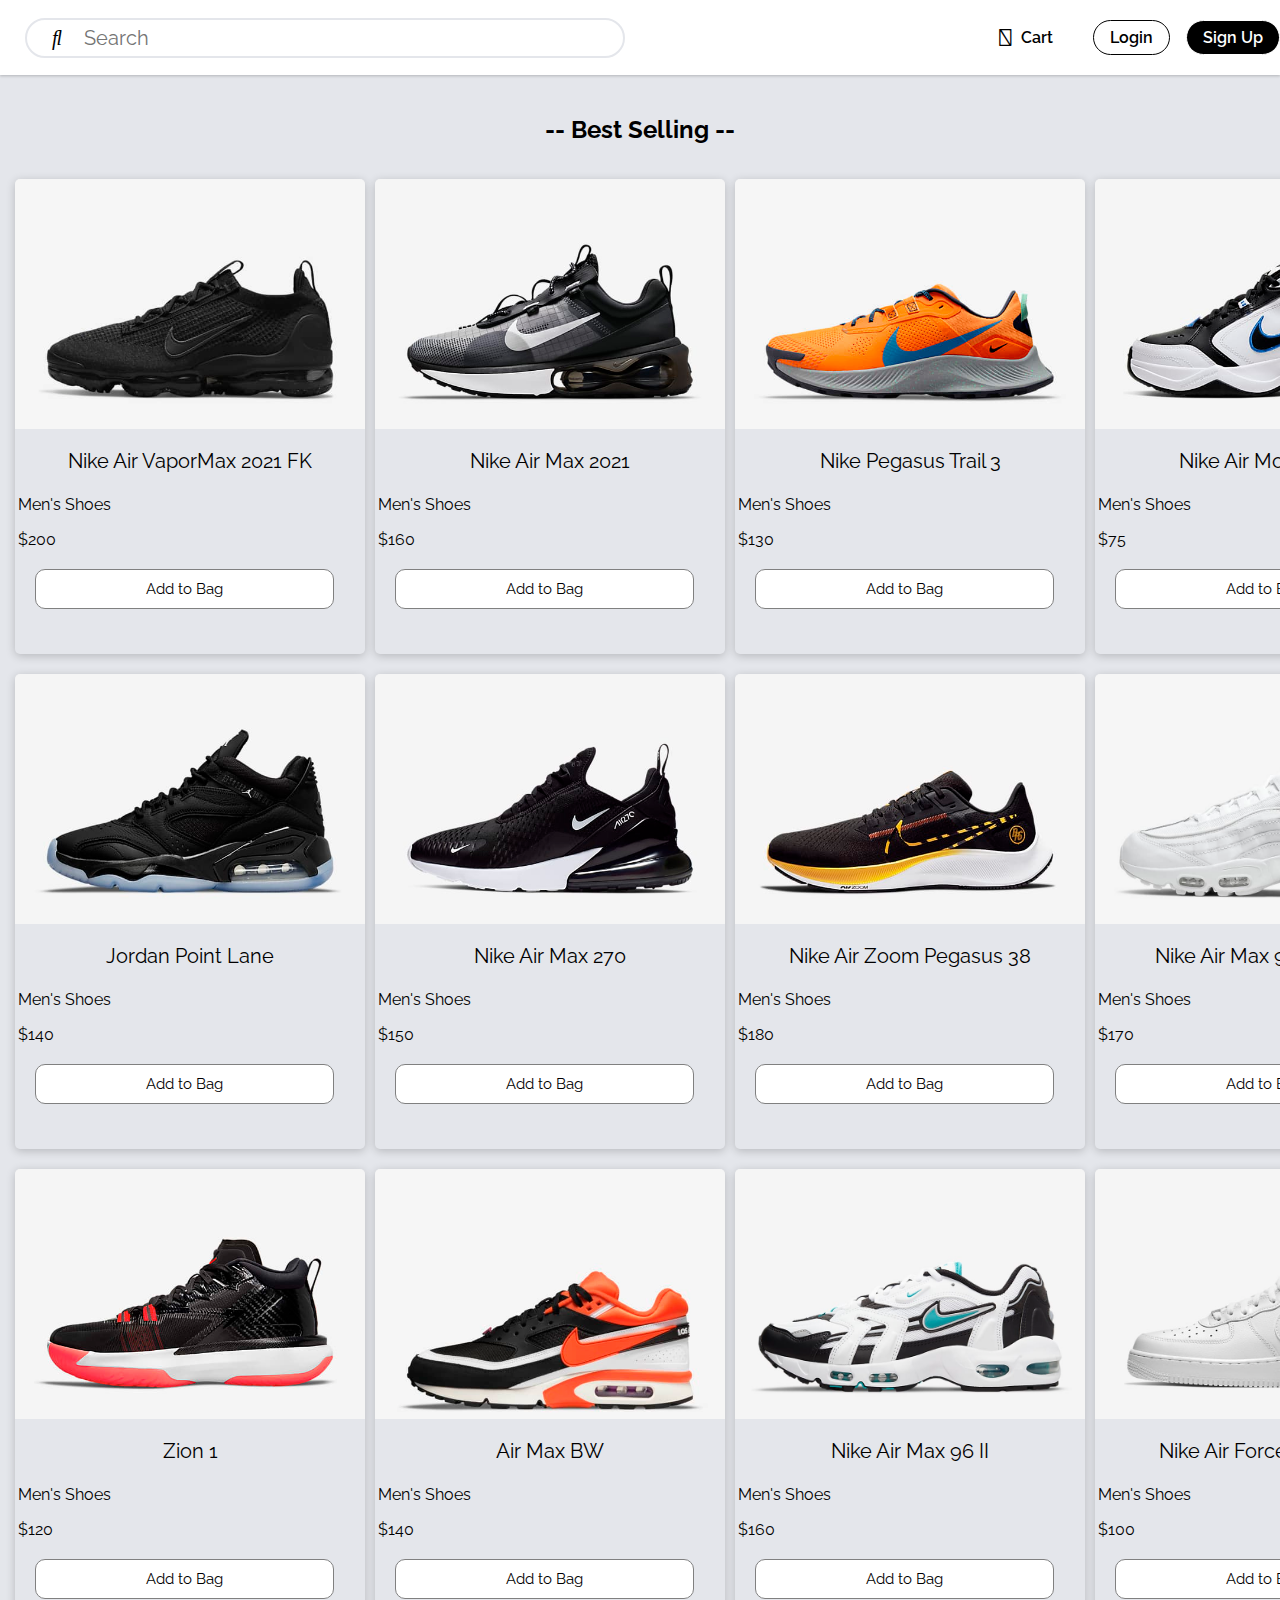
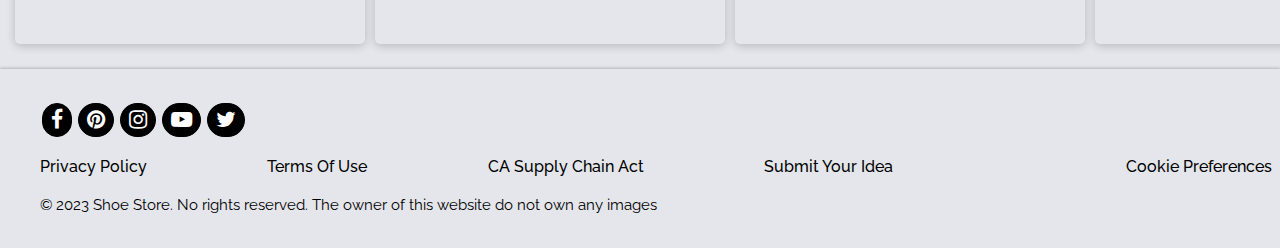
<file: Project-Shoe-Shop/index.html>
<html lang="en">
<head>
    <meta charset="UTF-8">
    <meta http-equiv="X-UA-Compatible" content="IE=edge">
    <meta name="viewport" content="width=device-width, initial-scale=1.0">
    <link rel="stylesheet" href="style.css">
    <link rel="stylesheet" href="https://cdnjs.cloudflare.com/ajax/libs/font-awesome/5.15.3/css/all.min.css" integrity="sha512-iBBXm8fW90+nuLcSKlbmrPcLa0OT92xO1BIsZ+ywDWZCvqsWgccV3gFoRBv0z+8dLJgyAHIhR35VZc2oM/gI1w==" crossorigin="anonymous" referrerpolicy="no-referrer" />
    <link rel="stylesheet" href="https://maxcdn.bootstrapcdn.com/font-awesome/4.7.0/css/font-awesome.min.css">

    <title>Shoe Store</title>
</head>

   <body>
    
    <header>
        <div class="header-container">
            <div class="left-nav">
                <nav>
                    <ul>
                        <div class="search">
                            <div class="search-container">
                                <div class="input-container">
                                    <i class="fas fa-search"></i>
                                    <input type="text" id="filter" name="filter" placeholder="Search" >
                                </div>
                               
                            </div>
                        </div>
                    </ul>
                </nav>
            </div>
            <div class="right-nav">
                <div class="cart">
                    <i class="fas fa-shopping-cart"></i>
                    <span>Cart</span>
                </div>
                <div class="log-in">
                    Login
                </div>
                <div class="sign-up">
                    Sign Up
                </div>
            </div>
        </div>  
    </header>

   <!--Heading-->
   <h2 class="heading">-- Best Selling --</h2>

    <main id="main">
      <!--Written Using Javascript-->
    </main>
    <footer>
    </footer>

    <div class="end">
        <div class="icons">  
         <a href=""><i class="fa fa-facebook fa-lg"></i></a>
         <a href=""><i class="fa fa-pinterest fa-lg"></i></a>
         <a href=""><i class="fa fa-instagram fa-lg"></i></a>
         <a href=""><i class="fa fa-youtube-play fa-lg"></i></a>
         <a href=""><i class="fa fa-twitter fa-lg"></i></a>
        </div>
 
        <div class="last-li">
            <ul>
                <a href=""><li>Privacy Policy</li></a>
                <a href=""><li>Terms Of Use</li></a>
                <a href=""><li>CA Supply Chain Act</li></a>
                <a href=""><li>Submit Your Idea</li><a>
                <a href=""><li>Cookie Preferences</li></a>
 
            </ul>
        </div>
 <div class="copyright-para">
     <span>© 2023 Shoe Store. No rights reserved. The owner of this website do not own any images</span>
 </div>
     </div>
    
    <script src="script.js"></script>
</body>
</html>
   <!-- <div class="container">
        <h1>Random User Generator</h1>

        <h3>Name:</h3> <p id="name">---</p> 

        <h3>Age:</h3> <p id="age">---</p>  

        <h3>Email:</h3> <p id="email">---</p>

        <h3>Phone:</h3> <p id="phone">---</p>

    </div>
    <script src="./script.js"></script> -->
</file>
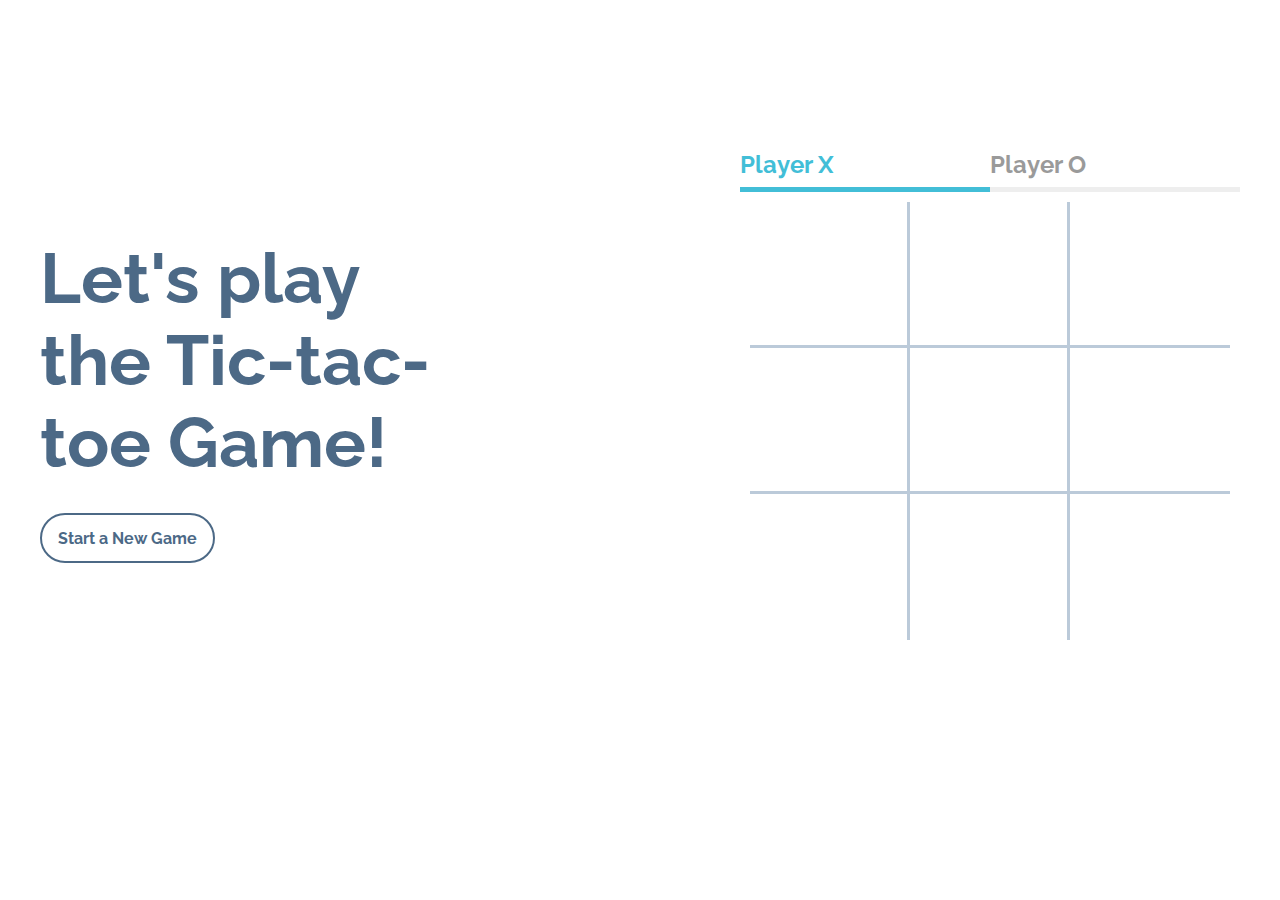
<file: Project-TicTacToe/index.html>
<!DOCTYPE html>
<html lang="en">
<head>
    <meta charset="UTF-8">
    <meta http-equiv="X-UA-Compatible" content="IE=edge">
    <meta name="viewport" content="width=device-width, initial-scale=1.0">
    <title> Tic-tac-toe</title>
    <link rel="stylesheet" href="./css/main.css">
</head>
<body>
    <div class="wrapper">
        <div class="left">
            <div class="title">
                <h1> Let's play <br>
                the Tic-tac-toe Game!</h1>
            </div>
            <div class="restart">               
                Start a New Game
            </div>
        </div>
        <div class="right">          
            <div class="game">
                <div class="header">                    
                    <div class="player-x active">
                        <span>Player X</span>
                    </div> 
                    <div class="player-o">
                        <span>Player O</span>                                                                        
                    </div>
                </div>
                <div class="board">
                    <div class="board__tile" data-index="0">                    
                    </div>
                    <div class="board__tile" data-index="1">                        
                    </div>
                    <div class="board__tile" data-index="2">                        
                    </div>
                    <div class="board__tile" data-index="3">                        
                    </div>
                    <div class="board__tile" data-index="4">                        
                    </div>
                    <div class="board__tile" data-index="5">                        
                    </div>
                    <div class="board__tile" data-index="6">                        
                    </div>
                    <div class="board__tile" data-index="7">                        
                    </div>
                    <div class="board__tile" data-index="8">                        
                    </div>                                
                </div>
            </div>
        </div>
        
    </div>
    <script src="./js/main.js" type="module"></script>
</body>
</html>
</file>
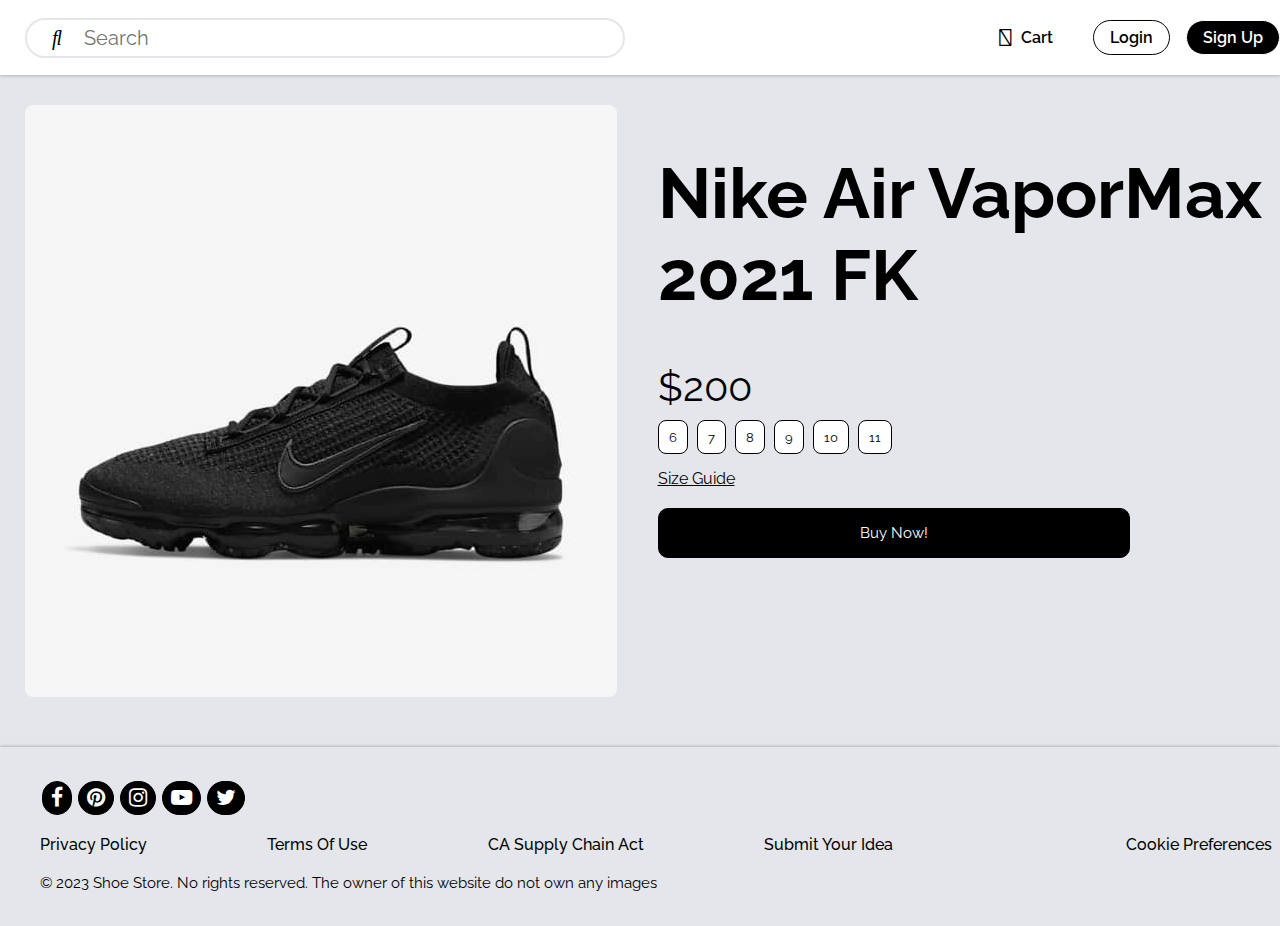
<file: Project-Shoe-Shop/products/product list/product-1.html>
<html lang="en">
<head>
    <meta charset="UTF-8">
    <meta http-equiv="X-UA-Compatible" content="IE=edge">
    <meta name="viewport" content="width=device-width, initial-scale=1.0">
    <link rel="stylesheet" href="../product.css">
    <link rel="stylesheet" href="https://cdnjs.cloudflare.com/ajax/libs/font-awesome/5.15.3/css/all.min.css" integrity="sha512-iBBXm8fW90+nuLcSKlbmrPcLa0OT92xO1BIsZ+ywDWZCvqsWgccV3gFoRBv0z+8dLJgyAHIhR35VZc2oM/gI1w==" crossorigin="anonymous" referrerpolicy="no-referrer" />
    <link rel="stylesheet" href="https://maxcdn.bootstrapcdn.com/font-awesome/4.7.0/css/font-awesome.min.css">


    <title>Shoe Store</title>
</head>

   <body>
    
    <header>
        <div class="header-container">
            <div class="left-nav">
                <nav>
                    <ul>
                        <div class="search">
                            <div class="search-container">
                                <div class="input-container">
                                    <i class="fas fa-search"></i>
                                    <input type="text" id="filter" name="filter" placeholder="Search" >
                                </div>
                               
                            </div>
                        </div>
                    </ul>
                </nav>
            </div>
            <div class="right-nav">
                <div class="cart">
                    <i class="fas fa-shopping-cart"></i>
                    <span>Cart</span>
                </div>
                <div class="log-in">
                    Login
                </div>
                <div class="sign-up">
                    Sign Up
                </div>
            </div>
        </div>  
    </header>

    <main>
            <div class="product-img"> 
                <img src="../product-img/air-vapormax-2021-fk-mens-shoes-NpTfFz.jpg" alt="">
            </div>
            <div class="main-container">

            <h1 class="product-name">Nike Air VaporMax 2021 FK</h1>
            <span class="price">$200</span>

            <div class="size-container">
                <label>
                    <input class="size" name="size" type="button" value="6" >
  
                  </label>
                  <label>
                    <input class="size" name="size" type="button" value="7">
                    
                  </label>
                  <label>
                    <input class="size" name="size" type="button" value="8">
                    
                  </label>
                  <label>
                    <input class="size" name="size" type="button" value="9">
                    
                  </label>
                  <label>
                    <input class="size" name="size" type="button" value="10">
                    
                  </label>
                  
                  <label>
                    <input class="size" name="size" type="button" value="11" >
  
                  </label>
              </div>
              <a href="https://static.wixstatic.com/media/36e3fe_61286c54dea14609be1649df08c2cc1c~mv2.jpg/v1/fill/w_600,h_200,al_c,q_80,usm_0.66_1.00_0.01/36e3fe_61286c54dea14609be1649df08c2cc1c~mv2.webp">Size Guide</a>

         <button class="buy" id="open">Buy Now!</button>
         </div>
    </main>
        <!-- Modal -->
        <div class="modal-container" id="modal">
            <div class="modal">
                <button class="close-btn" id="close">
                    <i class="fa fa-times"></i>
                </button>
                <div class="modal-header">
                    <h3>Confirmation</h3>
                </div>
                <div class="modal-content" id="modal-content">
                    <img src="../product-img/air-vapormax-2021-fk-mens-shoes-NpTfFz.jpg" alt="">
                    <div class="modal-product-name">Nike Air VaporMax 2021 FK</div>
                    <div class="modal-product-price">$200</div>
                    <button class="shop" id="shop">Continue Shopping</button>
                   <a href="" class="checkout">Checkout</a>
                   </div>
                </div>
            </div>
        </div>
 

    <div class="end">
        <div class="icons">  
         <a href=""><i class="fa fa-facebook fa-lg"></i></a>
         <a href=""><i class="fa fa-pinterest fa-lg"></i></a>
         <a href=""><i class="fa fa-instagram fa-lg"></i></a>
         <a href=""><i class="fa fa-youtube-play fa-lg"></i></a>
         <a href=""><i class="fa fa-twitter fa-lg"></i></a>
        </div>
 
        <div class="last-li">
            <ul>
                <a href=""><li>Privacy Policy</li></a>
                <a href=""><li>Terms Of Use</li></a>
                <a href=""><li>CA Supply Chain Act</li></a>
                <a href=""><li>Submit Your Idea</li><a>
                <a href=""><li>Cookie Preferences</li></a>
 
            </ul>
        </div>
 <div class="copyright-para">
     <span>© 2023 Shoe Store. No rights reserved. The owner of this website do not own any images</span>
 </div>
     </div>
    
     <script src="../product.js"></script>

</body>
</html>
</file>
<file: bakery-shop/style.css>
@import url('https://fonts.googleapis.com/css2?family=Raleway&display=swap');

body {
    margin: 0;
    //font-family: 'Helvetica', 'Arial', sans-serif;
    font-family: 'Raleway', sans-serif;

    font-weight: 400;
    color: var(--text-secondary-color);
}

* {
    box-sizing: border-box;
}

a {
    color: black;
}

header {
    height: 101px;
    z-index: 10;
    position: relative;
    box-shadow: 0 1px 3px rgb(0 0 0 / 10%), 0 2px 2px rgb(0 0 0 / 6%), 0 0 2px rgb(0 0 0 / 7%);
}

.header-container {
    max-width: 1440px;
    margin: 0 auto;
    height: 100%;
    display: flex;
    justify-content: space-between;
}

.logo {
    height: 75px;
    width: 75px;
}

.logo img {
    height: 100%;
}

.left-nav {
    display: flex;
    height: 100%;
    align-items: center;
}

.left-nav nav ul {
    list-style-type: none;
    margin: 0;
    padding: 0;
    display: flex;
}

.left-nav nav ul li {
    text-transform: uppercase;
    padding-left: 24px;
    font-weight: 700;
    letter-spacing: 0.1em;
    cursor: pointer;
}

.left-nav nav ul li:hover {
    color: #008248;
}

.right-nav {
    display: flex;
    align-items: center;
}

.find-store {
    display: flex;
    align-items: center;
    margin-right: 40px;
    font-weight: 600;
    display: flex;
    align-items: center;
}

.find-store i {
    padding-right: 8px;
    font-size: 24px;
    cursor: pointer;
}

.find-store:hover {
    color: #008248;
}

.sign-in, .join-now {
    padding: 7px 16px;
    border: 1px solid;
    border-radius: 50px;
    font-weight: 600;
    line-height: 1.2;
    cursor: pointer;
}

.sign-in {
    margin-right: 16px;
}

.sign-in:hover {
    background-color: rgba(0,0,0,.06);
    transition: all .2s ease;
}

.join-now {
    background-color: black;
    color: white;
    transition: all .2s ease;
}

.join-now:hover {
    background-color: rgba(0,0,0,.7);
    border-color: rgba(0,0,0,.7);
}
</file>
<file: bakery-shop/main.css>
:root {
    --main-color: #FDEFEF;
    --primary-color: #CDBBA7;
    --secondary-color: #DAD0C2;
    --third-color: #F4DFD0;
    --text-color: #1e3932;
    --text-secondary-color: rgba(0,0,0,.87);    
}
 /* main-color = order,uber eats,pride month    #d4e9e2
 primary color = announcement section        #d8e8e3
 secondary color = free coffee section       #f1f8f6
 third color = chill section                 #f2f0eb
 text color = all sections                   #1e3932
 text secondary color = announcements,header sections and footer          rgba(0,0,0,.87)

light: "#3fbaeb",
DEFAULT: "#0fa9e6",
dark: "#0c87b8",
 */

.main-container {
    max-width: 1440px;
    margin: 0 auto;
   
}

.announcements {
    margin-bottom: 32px;
    display: flex;
    justify-content: center;
    background-color: var(--primary-color);
}

.announcements span {
    padding-top: 3.2rem;
    padding-bottom: 3.2rem;
    max-width: 60%;
    text-align: center;
    font-size: 19px;
    line-height: 1.75;
    font-weight: 500;
}
.announcements a:hover {
    text-decoration:none;
}

.left-right-section {
    display: flex;
    margin-bottom: 32px;
}

.left-right-section .text {
    width: 50%;
    color: var(--text-color);
    padding: 32px 48px;
    display: flex;
    flex-direction: column;
    justify-content: center;
    align-items: center;
    background-color: var(--secondary-color);
}

.left-right-section .image {
    width: 50%;
    display: flex;
}

.left-right-section .image img {
    width: 100%;
}

.text h1, .text h3 {
    margin: 0;
    font-weight: 400;
}

.text h1 {
    margin-bottom: 24px;
    text-align: center;
}

.text h3 {
    margin-bottom: 32px;
    font-size: 19px;
    text-align: center;
}

.text .cta {
    padding: 7px 16px;
    border: 1px solid;
    border-radius: 50px;
    color: var(--text-color);
    font-weight: 600;
    cursor: pointer;
    transition: all 0.2s ease;
}

.text .cta:hover {
    padding: 7px 32px;
    background-color: rgba(30,57,50,.1);
}

.chill .text {
    background-color: var(--third-color);
}

.chill .text h1 {   
    font-weight: 700;
    line-height: 1.2;
    font-size: 50px;
    letter-spacing: 8px;
}

.chill .text h3 {
    font-size: 24px;
    line-height: 1.5;
}

section {
    display: flex;
}

.top-bottom-section {
    width: 50%;
}

.section-container {
    display: flex;
    flex-direction: column;
}

.top-bottom-section .image {
    width: 100%;
}

.top-bottom-section .image img {
    width: 100%
}

.top-bottom-section .text {
    display: flex;
    flex-direction: column;
}

.cta-container {
    display: flex;
    align-items: center;
    justify-content: center;
}

.top-bottom-section:first-child .section-container{
    margin-right: 16px;
}

.top-bottom-section:last-child .section-container {
    margin-left: 16px;
}

.top-bottom-section .image {
    display: flex;
}

.top-bottom-section .text {
    background-color: var(--main-color);
    padding-left: 24px;
    padding-right: 24px;
    padding-bottom: 32px;
    padding-top: 16px;
    color: var(--text-color);
    flex-grow: 1;
    font-size: 16px;
}

.top-bottom-section .text h1 {
    font-size: 24px;
    font-weight: 400;
    margin-bottom: 24px;
}

.top-bottom-section .text h3 {
    font-size: 19px;
    line-height: 1.75;
}

.top-bottom-section {
    display: flex;
    margin-bottom: 32px;
}

.left-right-section {
    display: flex;
    margin-bottom: 32px;
}

.left-right-section-end .text {
    width: 50%;
    color: var(--text-color);
    padding: 32px 48px;
    display: flex;
    flex-direction: column;
    justify-content: center;
    align-items: center;
    background-color: var(--main-color);
}

.left-right-section-end .image {
    width: 50%;
    display: flex;
}

.left-right-section-end .image img {
    width: 100%;
}

.small-para {
    margin-bottom: 28px;
    display: flex;
    justify-content: center;
}


.small-para span {
    padding-top: 3.2rem;
    padding-bottom: 3.2rem;
    max-width: 60%;
    text-align: center;
    font-size: 14px;
    line-height: 1.75;
    font-weight: 500;
}

.big-para {
    margin-bottom: 2px;
    display: flex;
    justify-content: center;
}


.big-para span {
    padding-top: 2rem;
    padding-bottom: 2rem;
    max-width: 60%;
    text-align: center;
    font-size: 14px;
    line-height: 1.75;
    font-weight: 500;
}
/* 
//light: "#3fbaeb",
//DEFAULT: "#0fa9e6",
//dark: "#0c87b8",


//announcements */
</file>
<file: bakery-shop/footer.css>
footer {
    margin-top: 0px;

    padding: 24px 0;
    box-shadow: 0 -1px 3px rgb(0 0 0 / 10%), 0 -2px 2px rgb(0 0 0 / 6%), 0 0 2px rgb(0 0 0 / 7%);
}

.footer-container {
    padding: 0 40px;
    display: flex;
    max-width: 1440px;
    margin: 0 auto;
}

.footer-container ul {
    list-style-type: none;
    margin: 0;
    padding: 0;
}

.footer-container ul li {
    color: rgba(0,0,0,.56);
    padding-top: .8rem;
    padding-bottom: .8rem;
    margin-bottom: .8rem;
    cursor: pointer;
}

.footer-container ul li:hover {
    color: var(--text-secondary-color);
}

.links-container {
    width: 190px;
    margin-right: 50px;
}

footer h3 {
    font-weight: 400;
    margin-bottom: 24px;
}
.end {
    padding: 34px 0;
    box-shadow: 0 -1px 3px rgb(0 0 0 / 10%), 0 -2px 2px rgb(0 0 0 / 6%), 0 0 2px rgb(0 0 0 / 7%);
}
.icons {
    margin-left: 40px ;
    margin-bottom:20px;
}
.icons i {
    background-color: black;
    color:white;
    border-radius: 100px;
    border: 1px solid black;
    padding: 8px;
    margin-left:2px;
    transition: all 0.2s ease;

}

.icons i:hover {
    padding: 7px 7px;
}

.last-li ul {
    list-style-type: none;
    max-width: 1440px;
    height: 100%;
    display: flex;
    justify-content: space-between;
    font-weight:500;
    font-size:16px;
    margin-bottom: 20px;

}
.last-li a {
    text-decoration:none;
}
.last-li a:hover {
    text-decoration: underline;
}

.last-li ul li {
    padding-right: 8px;
}

.copyright-para span {
    margin-left:40px;
    font-size:15px;
}
</file>
<file: Bakery-Shop/style.css>
@import url('https://fonts.googleapis.com/css2?family=Raleway&display=swap');

body {
    margin: 0;
    //font-family: 'Helvetica', 'Arial', sans-serif;
    font-family: 'Raleway', sans-serif;

    font-weight: 400;
    color: var(--text-secondary-color);
}

* {
    box-sizing: border-box;
}

a {
    color: black;
}

header {
    height: 101px;
    z-index: 10;
    position: relative;
    box-shadow: 0 1px 3px rgb(0 0 0 / 10%), 0 2px 2px rgb(0 0 0 / 6%), 0 0 2px rgb(0 0 0 / 7%);
}

.header-container {
    max-width: 1440px;
    margin: 0 auto;
    height: 100%;
    display: flex;
    justify-content: space-between;
}

.logo {
    height: 75px;
    width: 75px;
}

.logo img {
    height: 100%;
}

.left-nav {
    display: flex;
    height: 100%;
    align-items: center;
}

.left-nav nav ul {
    list-style-type: none;
    margin: 0;
    padding: 0;
    display: flex;
}

.left-nav nav ul li {
    text-transform: uppercase;
    padding-left: 24px;
    font-weight: 700;
    letter-spacing: 0.1em;
    cursor: pointer;
}

.left-nav nav ul li:hover {
    color: #008248;
}

.right-nav {
    display: flex;
    align-items: center;
}

.find-store {
    display: flex;
    align-items: center;
    margin-right: 40px;
    font-weight: 600;
    display: flex;
    align-items: center;
}

.find-store i {
    padding-right: 8px;
    font-size: 24px;
    cursor: pointer;
}

.find-store:hover {
    color: #008248;
}

.sign-in, .join-now {
    padding: 7px 16px;
    border: 1px solid;
    border-radius: 50px;
    font-weight: 600;
    line-height: 1.2;
    cursor: pointer;
}

.sign-in {
    margin-right: 16px;
}

.sign-in:hover {
    background-color: rgba(0,0,0,.06);
    transition: all .2s ease;
}

.join-now {
    background-color: black;
    color: white;
    transition: all .2s ease;
}

.join-now:hover {
    background-color: rgba(0,0,0,.7);
    border-color: rgba(0,0,0,.7);
}
</file>
<file: Bakery-Shop/main.css>
:root {
    --main-color: #FDEFEF;
    --primary-color: #CDBBA7;
    --secondary-color: #DAD0C2;
    --third-color: #F4DFD0;
    --text-color: #1e3932;
    --text-secondary-color: rgba(0,0,0,.87);    
}
// main-color = order,uber eats,pride month    #d4e9e2
// primary color = announcement section        #d8e8e3
// secondary color = free coffee section       #f1f8f6
// third color = chill section                 #f2f0eb
// text color = all sections                   #1e3932
// text secondary color = announcements,header sections and footer          rgba(0,0,0,.87)

//light: "#3fbaeb",
//DEFAULT: "#0fa9e6",
//dark: "#0c87b8",


.main-container {
    max-width: 1440px;
    margin: 0 auto;
   
}

.announcements {
    margin-bottom: 32px;
    display: flex;
    justify-content: center;
    background-color: var(--primary-color);
}

.announcements span {
    padding-top: 3.2rem;
    padding-bottom: 3.2rem;
    max-width: 60%;
    text-align: center;
    font-size: 19px;
    line-height: 1.75;
    font-weight: 500;
}
.announcements a:hover {
    text-decoration:none;
}

.left-right-section {
    display: flex;
    margin-bottom: 32px;
}

.left-right-section .text {
    width: 50%;
    color: var(--text-color);
    padding: 32px 48px;
    display: flex;
    flex-direction: column;
    justify-content: center;
    align-items: center;
    background-color: var(--secondary-color);
}

.left-right-section .image {
    width: 50%;
    display: flex;
}

.left-right-section .image img {
    width: 100%;
}

.text h1, .text h3 {
    margin: 0;
    font-weight: 400;
}

.text h1 {
    margin-bottom: 24px;
    text-align: center;
}

.text h3 {
    margin-bottom: 32px;
    font-size: 19px;
    text-align: center;
}

.text .cta {
    padding: 7px 16px;
    border: 1px solid;
    border-radius: 50px;
    color: var(--text-color);
    font-weight: 600;
    cursor: pointer;
    transition: all 0.2s ease;
}

.text .cta:hover {
    padding: 7px 32px;
    background-color: rgba(30,57,50,.1);
}

.chill .text {
    background-color: var(--third-color);
}

.chill .text h1 {   
    font-weight: 700;
    line-height: 1.2;
    font-size: 50px;
    letter-spacing: 8px;
}

.chill .text h3 {
    font-size: 24px;
    line-height: 1.5;
}

section {
    display: flex;
}

.top-bottom-section {
    width: 50%;
}

.section-container {
    display: flex;
    flex-direction: column;
}

.top-bottom-section .image {
    width: 100%;
}

.top-bottom-section .image img {
    width: 100%
}

.top-bottom-section .text {
    display: flex;
    flex-direction: column;
}

.cta-container {
    display: flex;
    align-items: center;
    justify-content: center;
}

.top-bottom-section:first-child .section-container{
    margin-right: 16px;
}

.top-bottom-section:last-child .section-container {
    margin-left: 16px;
}

.top-bottom-section .image {
    display: flex;
}

.top-bottom-section .text {
    background-color: var(--main-color);
    padding-left: 24px;
    padding-right: 24px;
    padding-bottom: 32px;
    padding-top: 16px;
    color: var(--text-color);
    flex-grow: 1;
    font-size: 16px;
}

.top-bottom-section .text h1 {
    font-size: 24px;
    font-weight: 400;
    margin-bottom: 24px;
}

.top-bottom-section .text h3 {
    font-size: 19px;
    line-height: 1.75;
}

.top-bottom-section {
    display: flex;
    margin-bottom: 32px;
}

.left-right-section {
    display: flex;
    margin-bottom: 32px;
}

.left-right-section-end .text {
    width: 50%;
    color: var(--text-color);
    padding: 32px 48px;
    display: flex;
    flex-direction: column;
    justify-content: center;
    align-items: center;
    background-color: var(--main-color);
}

.left-right-section-end .image {
    width: 50%;
    display: flex;
}

.left-right-section-end .image img {
    width: 100%;
}

.small-para {
    margin-bottom: 28px;
    display: flex;
    justify-content: center;
}


.small-para span {
    padding-top: 3.2rem;
    padding-bottom: 3.2rem;
    max-width: 60%;
    text-align: center;
    font-size: 14px;
    line-height: 1.75;
    font-weight: 500;
}

.big-para {
    margin-bottom: 2px;
    display: flex;
    justify-content: center;
}


.big-para span {
    padding-top: 2rem;
    padding-bottom: 2rem;
    max-width: 60%;
    text-align: center;
    font-size: 14px;
    line-height: 1.75;
    font-weight: 500;


//light: "#3fbaeb",
//DEFAULT: "#0fa9e6",
//dark: "#0c87b8",


//announcements
</file>
<file: Bakery-Shop/footer.css>
footer {
    margin-top: 0px;

    padding: 24px 0;
    box-shadow: 0 -1px 3px rgb(0 0 0 / 10%), 0 -2px 2px rgb(0 0 0 / 6%), 0 0 2px rgb(0 0 0 / 7%);
}

.footer-container {
    padding: 0 40px;
    display: flex;
    max-width: 1440px;
    margin: 0 auto;
}

.footer-container ul {
    list-style-type: none;
    margin: 0;
    padding: 0;
}

.footer-container ul li {
    color: rgba(0,0,0,.56);
    padding-top: .8rem;
    padding-bottom: .8rem;
    margin-bottom: .8rem;
    cursor: pointer;
}

.footer-container ul li:hover {
    color: var(--text-secondary-color);
}

.links-container {
    width: 190px;
    margin-right: 50px;
}

footer h3 {
    font-weight: 400;
    margin-bottom: 24px;
}
.end {
    padding: 34px 0;
    box-shadow: 0 -1px 3px rgb(0 0 0 / 10%), 0 -2px 2px rgb(0 0 0 / 6%), 0 0 2px rgb(0 0 0 / 7%);
}
.icons {
    margin-left: 40px ;
    margin-bottom:20px;
}
.icons i {
    background-color: black;
    color:white;
    border-radius: 100px;
    border: 1px solid black;
    padding: 8px;
    margin-left:2px;
    transition: all 0.2s ease;

}

.icons i:hover {
    padding: 7px 7px;
}

.last-li ul {
    list-style-type: none;
    max-width: 1440px;
    height: 100%;
    display: flex;
    justify-content: space-between;
    font-weight:500;
    font-size:16px;
    margin-bottom: 20px;

}
.last-li a {
    text-decoration:none;
}
.last-li a:hover {
    text-decoration: underline;
}

.last-li ul li {
    padding-right: 8px;
}

.copyright-para span {
    margin-left:40px;
    font-size:15px;
}
</file>
<file: Coursera Project/style.css>
* {
  margin: 0;
  padding: 0;
}
body {
  margin-top: 20px;
  font-family: "Poppins", sans-serif;
}
header img {
  display: block;
  width: 100px;
  height: 150px;
  margin: auto;
}
h1 {
  font-size: 3rem;
  margin: 30px 0;
}

h2 {
  font-size: 2rem;
  margin: 20px 0;
}
ul {
  display: flex;
  margin: 20px 0;

  list-style-type: none;
  justify-content: center;
}
ul li {
  margin: 30px;
}
a {
  color: black;
  font-size: 18px;
  text-decoration: none;
}
a:hover {
  color: gray;
}
section {
  display: flex;
  margin-bottom: 40px;
}

footer {
  display: grid;
  grid-template-columns: repeat(2, minmax(0, 1fr));
  margin: 40px 0;
}
footer img {
  width: 80px;
  height: 120px;
  margin: auto;
}

footer div {
  display: flex;
  align-items: center;
  text-align: center;
  justify-content: center;
}
</file>
<file: Project-Coffee-Shop/style.css>
@import url('https://fonts.googleapis.com/css2?family=Raleway&display=swap');

body {
    margin: 0;
    //font-family: 'Helvetica', 'Arial', sans-serif;
    font-family: 'Raleway', sans-serif;

    font-weight: 400;
    color: var(--text-secondary-color);
}

* {
    box-sizing: border-box;
}

a {
    color: black;
}

header {
    height: 101px;
    z-index: 10;
    position: relative;
    box-shadow: 0 1px 3px rgb(0 0 0 / 10%), 0 2px 2px rgb(0 0 0 / 6%), 0 0 2px rgb(0 0 0 / 7%);
}

.header-container {
    max-width: 1440px;
    margin: 0 auto;
    height: 100%;
    display: flex;
    justify-content: space-between;
}

.logo {
    height: 75px;
    width: 75px;
}

.logo img {
    height: 100%;
}

.left-nav {
    display: flex;
    height: 100%;
    align-items: center;
}

.left-nav nav ul {
    list-style-type: none;
    margin: 0;
    padding: 0;
    display: flex;
}

.left-nav nav ul li {
    text-transform: uppercase;
    padding-left: 24px;
    font-weight: 700;
    letter-spacing: 0.1em;
    cursor: pointer;
}

.left-nav nav ul li:hover {
    color: #008248;
}

.right-nav {
    display: flex;
    align-items: center;
}

.find-store {
    display: flex;
    align-items: center;
    margin-right: 40px;
    font-weight: 600;
    display: flex;
    align-items: center;
}

.find-store i {
    padding-right: 8px;
    font-size: 24px;
    cursor: pointer;
}

.find-store:hover {
    color: #008248;
}

.sign-in, .join-now {
    padding: 7px 16px;
    border: 1px solid;
    border-radius: 50px;
    font-weight: 600;
    line-height: 1.2;
    cursor: pointer;
}

.sign-in {
    margin-right: 16px;
}

.sign-in:hover {
    background-color: rgba(0,0,0,.06);
    transition: all .2s ease;
}

.join-now {
    background-color: black;
    color: white;
    transition: all .2s ease;
}

.join-now:hover {
    background-color: rgba(0,0,0,.7);
    border-color: rgba(0,0,0,.7);
}
</file>
<file: Project-Coffee-Shop/main.css>
:root {
    --main-color: #FDEFEF;
    --primary-color: #CDBBA7;
    --secondary-color: #DAD0C2;
    --third-color: #F4DFD0;
    --text-color: #1e3932;
    --text-secondary-color: rgba(0,0,0,.87);    
}
// main-color = order,uber eats,pride month    #d4e9e2
// primary color = announcement section        #d8e8e3
// secondary color = free coffee section       #f1f8f6
// third color = chill section                 #f2f0eb
// text color = all sections                   #1e3932
// text secondary color = announcements,header sections and footer          rgba(0,0,0,.87)

//light: "#3fbaeb",
//DEFAULT: "#0fa9e6",
//dark: "#0c87b8",


.main-container {
    max-width: 1440px;
    margin: 0 auto;
   
}

.announcements {
    margin-bottom: 32px;
    display: flex;
    justify-content: center;
    background-color: var(--primary-color);
}

.announcements span {
    padding-top: 3.2rem;
    padding-bottom: 3.2rem;
    max-width: 60%;
    text-align: center;
    font-size: 19px;
    line-height: 1.75;
    font-weight: 500;
}
.announcements a:hover {
    text-decoration:none;
}

.left-right-section {
    display: flex;
    margin-bottom: 32px;
}

.left-right-section .text {
    width: 50%;
    color: var(--text-color);
    padding: 32px 48px;
    display: flex;
    flex-direction: column;
    justify-content: center;
    align-items: center;
    background-color: var(--secondary-color);
}

.left-right-section .image {
    width: 50%;
    display: flex;
}

.left-right-section .image img {
    width: 100%;
}

.text h1, .text h3 {
    margin: 0;
    font-weight: 400;
}

.text h1 {
    margin-bottom: 24px;
    text-align: center;
}

.text h3 {
    margin-bottom: 32px;
    font-size: 19px;
    text-align: center;
}

.text .cta {
    padding: 7px 16px;
    border: 1px solid;
    border-radius: 50px;
    color: var(--text-color);
    font-weight: 600;
    cursor: pointer;
    transition: all 0.2s ease;
}

.text .cta:hover {
    padding: 7px 32px;
    background-color: rgba(30,57,50,.1);
}

.chill .text {
    background-color: var(--third-color);
}

.chill .text h1 {   
    font-weight: 700;
    line-height: 1.2;
    font-size: 50px;
    letter-spacing: 8px;
}

.chill .text h3 {
    font-size: 24px;
    line-height: 1.5;
}

section {
    display: flex;
}

.top-bottom-section {
    width: 50%;
}

.section-container {
    display: flex;
    flex-direction: column;
}

.top-bottom-section .image {
    width: 100%;
}

.top-bottom-section .image img {
    width: 100%
}

.top-bottom-section .text {
    display: flex;
    flex-direction: column;
}

.cta-container {
    display: flex;
    align-items: center;
    justify-content: center;
}

.top-bottom-section:first-child .section-container{
    margin-right: 16px;
}

.top-bottom-section:last-child .section-container {
    margin-left: 16px;
}

.top-bottom-section .image {
    display: flex;
}

.top-bottom-section .text {
    background-color: var(--main-color);
    padding-left: 24px;
    padding-right: 24px;
    padding-bottom: 32px;
    padding-top: 16px;
    color: var(--text-color);
    flex-grow: 1;
    font-size: 16px;
}

.top-bottom-section .text h1 {
    font-size: 24px;
    font-weight: 400;
    margin-bottom: 24px;
}

.top-bottom-section .text h3 {
    font-size: 19px;
    line-height: 1.75;
}

.top-bottom-section {
    display: flex;
    margin-bottom: 32px;
}

.left-right-section {
    display: flex;
    margin-bottom: 32px;
}

.left-right-section-end .text {
    width: 50%;
    color: var(--text-color);
    padding: 32px 48px;
    display: flex;
    flex-direction: column;
    justify-content: center;
    align-items: center;
    background-color: var(--main-color);
}

.left-right-section-end .image {
    width: 50%;
    display: flex;
}

.left-right-section-end .image img {
    width: 100%;
}

.small-para {
    margin-bottom: 28px;
    display: flex;
    justify-content: center;
}


.small-para span {
    padding-top: 3.2rem;
    padding-bottom: 3.2rem;
    max-width: 60%;
    text-align: center;
    font-size: 14px;
    line-height: 1.75;
    font-weight: 500;
}

.big-para {
    margin-bottom: 2px;
    display: flex;
    justify-content: center;
}


.big-para span {
    padding-top: 2rem;
    padding-bottom: 2rem;
    max-width: 60%;
    text-align: center;
    font-size: 14px;
    line-height: 1.75;
    font-weight: 500;


//light: "#3fbaeb",
//DEFAULT: "#0fa9e6",
//dark: "#0c87b8",


//announcements
</file>
<file: Project-Coffee-Shop/footer.css>
footer {
    margin-top: 0px;

    padding: 24px 0;
    box-shadow: 0 -1px 3px rgb(0 0 0 / 10%), 0 -2px 2px rgb(0 0 0 / 6%), 0 0 2px rgb(0 0 0 / 7%);
}

.footer-container {
    padding: 0 40px;
    display: flex;
    max-width: 1440px;
    margin: 0 auto;
}

.footer-container ul {
    list-style-type: none;
    margin: 0;
    padding: 0;
}

.footer-container ul li {
    color: rgba(0,0,0,.56);
    padding-top: .8rem;
    padding-bottom: .8rem;
    margin-bottom: .8rem;
    cursor: pointer;
}

.footer-container ul li:hover {
    color: var(--text-secondary-color);
}

.links-container {
    width: 190px;
    margin-right: 50px;
}

footer h3 {
    font-weight: 400;
    margin-bottom: 24px;
}
.end {
    padding: 34px 0;
    box-shadow: 0 -1px 3px rgb(0 0 0 / 10%), 0 -2px 2px rgb(0 0 0 / 6%), 0 0 2px rgb(0 0 0 / 7%);
}
.icons {
    margin-left: 40px ;
    margin-bottom:20px;
}
.icons i {
    background-color: black;
    color:white;
    border-radius: 100px;
    border: 1px solid black;
    padding: 8px;
    margin-left:2px;
    transition: all 0.2s ease;

}

.icons i:hover {
    padding: 7px 7px;
}

.last-li ul {
    list-style-type: none;
    max-width: 1440px;
    height: 100%;
    display: flex;
    justify-content: space-between;
    font-weight:500;
    font-size:16px;
    margin-bottom: 20px;

}
.last-li a {
    text-decoration:none;
}
.last-li a:hover {
    text-decoration: underline;
}

.last-li ul li {
    padding-right: 8px;
}

.copyright-para span {
    margin-left:40px;
    font-size:15px;
}
</file>
<file: Project-Shoe-Shop/style.css>
@import url('https://fonts.googleapis.com/css2?family=Raleway&display=swap');

* {
    box-sizing: border-box;
    font-family: 'Raleway', sans-serif;

}

body {
    margin: 0;
    //font-family: 'Helvetica', 'Arial', sans-serif;
    font-family: 'Raleway', sans-serif;
    background-color:E4E6EB;
    font-weight: 400;
    color: black;
}


a {
    color: black;
}

header {
    height: 75px;
    z-index: 10;
    position: relative;
    background-color:white;
    box-shadow: 0 1px 3px rgb(0 0 0 / 10%), 0 2px 2px rgb(0 0 0 / 6%), 0 0 2px rgb(0 0 0 / 7%);
}

.search {
    width: 100%;
    max-width: 1250px;
    margin: 0 auto;
    padding: 0 25px;
}

.search-container {
    height: 40px;
    width: 600px;
    border-radius: 20px;
    background-color: white;
    border: 2px solid #E4E6EB;
    display: flex;
    overflow: hidden;
}

.search-container:hover {
    border: 1px solid black;

}

.input-container {    
    flex-grow: 1;
    display: flex;
    align-items: center;
}

.input-container input {
    flex-grow: 1;
    background-color: transparent;
    border: none;
    outline: none;
    color: black;
    font-size: 20px;
    margin-left: 20px;
}

.input-container i {
    font-size: 20px;
    margin-left: 25px;
}

.header-container {
    max-width: 1440px;
    margin: 0 auto;
    height: 100%;
    display: flex;
    justify-content: space-between;
}

.logo {
    height: 75px;
    width: 75px;
}

.logo img {
    height: 100%;
}

.left-nav {
    display: flex;
    height: 100%;
    align-items: center;
}

.left-nav nav ul {
    list-style-type: none;
    margin: 0;
    padding: 0;
    display: flex;
}

.left-nav nav ul li {
    text-transform: uppercase;
    padding-left: 24px;
    font-weight: 700;
    letter-spacing: 0.1em;
    cursor: pointer;
}

.left-nav nav ul li:hover {
    color: #008248;
}

.right-nav {
    display: flex;
    align-items: center;
}

.cart {
    display: flex;
    align-items: center;
    margin-right: 40px;
    font-weight: 600;
    display: flex;
    align-items: center;
}

.cart i {
    padding-right: 8px;
    font-size: 24px;
    cursor: pointer;
}

.cart:hover {
    color: rgba(0,0,0,.7);}

.log-in, .sign-up {
    padding: 7px 16px;
    border: 1px solid;
    border-radius: 50px;
    font-weight: 600;
    line-height: 1.2;
    cursor: pointer;
}

.log-in {
    margin-right: 16px;
    
}

.log-in:hover {
    background-color: rgba(0,0,0,.7);
    border-color: rgba(0,0,0,.7);
    transition: all .2s ease;
    color:white;
}

.sign-up {
    background-color: black;
    color: white;
    transition: all .2s ease;
}

.sign-up:hover {
    background-color: rgba(0,0,0,.7);
    border-color: rgba(0,0,0,.7);
}

.heading {
    justify-content:center;
    display:flex;
    margin-top:40px;
    margin-bottom:30px;
}

main {
    display: grid;
    grid-template-columns: repeat(4, 1fr);
    grid-gap: 10px;
    margin-left:15px;
}

.card {
    border-radius: 5px;
    cursor: pointer;
    display: flex;
    flex-direction: column;
    overflow: hidden;
    box-shadow: 0 2px 10px rgba(0,0,0,0.2);
    transition: box-shadow 0.2s ease-out;
    width:350px;
    height:475px;
    margin-top:5px;
    margin-bottom:5px;
}

.card:hover {
    box-shadow: 0 0 10px 5px grey;
}

.card img {
    width: 100%;
    height: 250px;
    object-fit: cover;
}
.product-name {
    font-size:20px;
    text-align:center;
}
.category {
    margin-top:2px;
    margin-left:3px;

}
.price {
    margin-top:0px;
    margin-left:3px;
}
.addbtn {
    background-color:white;
    color:black;
    margin-top:20px;
    border-radius:10px;
    border:1px solid grey;
    padding:10px 110px 10px 110px;
    margin-left: 20px;
    margin-right: 20px;
    font-size:15px;
}
.addbtn:hover {
    background-color:black;
    color:white;
}


@media (max-width: 1100px) {
    main {
        grid-template-columns: repeat(3, 1fr);
    }
}

@media (max-width: 800px) {
    main {
        grid-template-columns: repeat(2, 1fr);
    }
}

@media (max-width: 500px) {
    main {
        grid-template-columns: 1fr;
    }
    
}

@media (max-width: 960px) {
   
    .header-container {
        max-width:100%;
    }
    .left-nav{
        display:none;
    }
    .right-nav {
        margin-left:30px;
    }
    
}


.end {
    margin-top:20px;

    padding: 34px 0;
    box-shadow: 0 -1px 3px rgb(0 0 0 / 10%), 0 -2px 2px rgb(0 0 0 / 6%), 0 0 2px rgb(0 0 0 / 7%);
}
.icons {
    margin-left: 40px ;
    margin-bottom:20px;
}
.icons i {
    background-color: black;
    color: white;
    border-radius: 100px;
    border: 1px solid black;
    padding: 8px;
    margin-left:2px;
    transition: all 0.2s ease;

}

.icons i:hover {
    padding: 7px 7px;
}

.last-li {
    margin-bottom:5px;
}

.last-li ul {
    list-style-type: none;
    max-width: 1440px;
    display: flex;
    justify-content: space-between;
    font-weight:500;
    font-size:16px;
    margin-bottom: 20px;

}
.last-li a {
    text-decoration:none;
}
.last-li a:hover {
    text-decoration: underline;
}

.last-li ul li {
    padding-right: 8px;
}

.copyright-para span {
    margin-top: 20px;
    margin-left:40px;
    font-size:15px;
}
</file>
<file: Project-TicTacToe/css/main.css>
@import url('https://fonts.googleapis.com/css2?family=Raleway&display=swap');

* {
    box-sizing: border-box;
    margin: 0;
  }

body {
  //font-family: "Merriweather Sans", sans-serif;
  font-family: 'Raleway', sans-serif;

}

.title {
  max-width: 500px;
}
  
  h1 {
    font-family: 'Raleway', sans-serif;
    //font-family: "Merriweather Sans", sans-serif;
    font-weight: bold;
    font-size: 70px;
    color: #4c6986;
  }
  
  p {
    //font-family: "Merriweather Sans", sans-serif;
    font-family: 'Raleway', sans-serif;
    font-weight: bold;
    font-size: 14px;
    color: #4c6986;
  }
  
  #app {
    width: 100%;
    height: 100vh;
    display: flex;
    justify-content: center;
    align-items: center;
  }
  
  .wrapper {
    max-width: 1440px;
    height: 800px;
    padding: 40px;
    display: flex;
    justify-content: space-between;
    align-items: center;
    margin: 0 auto;
  }
  
  .restart {
    width: 175px;
    height: 50px;
    display: flex;
    justify-content: center;
    align-items: center;
    border-radius: 50px;
    border: 2px solid #4c6986;
    margin-top: 30px;
    transition: all 0.2s ease;
    font-weight: bold;
    color: #4c6986;
    cursor: pointer;
  }

  .restart:hover {
    background: #4c6986;
    color: white;
  }
  
  .game {
    font-weight: bold;
    display: flex;
    flex-direction: column;
    //font-family: "Merriweather Sans", sans-serif;
    font-family: 'Raleway', sans-serif;
    width: 500px;
    height: 500px;
  }
  
  .header {
    display: flex;
    align-items: center;
    font-size: 24px;
    color: #9A9A9A;
  }
  
  .player-x {
    flex: 1;
    border-bottom: 5px solid #eee;
    padding-bottom: 8px;
    
  }

  .player-x.active {
    color: #42BED7;
    border-color: #42BED7;
  }

  .player-o.active {
    color: #D7BAFB;
    border-color: #D7BAFB;
  }

  .player-o {
    flex: 1; 
    border-bottom: 5px solid #eee;
    padding-bottom: 8px;
  }
     
  .header__status {
    padding: 12px;
    flex-grow: 1;
    text-align: center;
  }
  
  .header__restart {
    display: flex;
    justify-content: center;
    align-items: center;
    border: none;
    outline: none;
    background: none;
    cursor: pointer;
  }
  
  .board {
    display: grid;
    grid-gap: 0px;
    padding: 10px;
    flex-grow: 1;
    grid-template-columns: repeat(3, 1fr);
    grid-template-rows: repeat(3, 1fr);
  }
  
  .board__tile {
    background: white;
    cursor: pointer;
    display: flex;
    align-items: center;
    justify-content: center;
    font-size: 80px;
  }

  .tile-x {
    color: #42BED7;
  }

  .tile-o {
    color: #D7BAFB
  }
  
  .board__tile:not(:nth-child(3n)) {
    border-right: 3px solid rgba(137, 163, 189, 0.58);
  }
  
  .board__tile:not(:nth-last-child(-n + 3)) {
    border-bottom: 3px solid rgba(137, 163, 189, 0.58);
  }
  .board__tile:hover {
    background: #eeeeee;
  }
  
  .board__tile--winner span {
    color: #23CE6B !important;
  }
  
  @media only screen and (max-width: 1200px) {
    .wrapper {
      flex-direction: column;

    }
    .left {
      margin-bottom: 50px;
    }
    
  }
  @media screen and (max-width: 540px) {
    .game {
      width: 350px;
      height: 350px;    }
}
</file>
<file: Project-Shoe-Shop/products/product.css>
@import url('https://fonts.googleapis.com/css2?family=Raleway&display=swap');

* {
    box-sizing: border-box;
    font-family: 'Raleway', sans-serif;

}

body {
    margin: 0;
    //font-family: 'Helvetica', 'Arial', sans-serif;
    font-family: 'Raleway', sans-serif;
    background-color:E4E6EB;
    font-weight: 400;
    color: black;
}


a {
    color: black;
}

              /* Header Bar */
header {
    height: 75px;
    z-index: 10;
    position: relative;
    background-color:white;
    box-shadow: 0 1px 3px rgb(0 0 0 / 10%), 0 2px 2px rgb(0 0 0 / 6%), 0 0 2px rgb(0 0 0 / 7%);
}

.search {
    width: 100%;
    max-width: 1250px;
    margin: 0 auto;
    padding: 0 25px;
}

.search-container {
    height: 40px;
    width: 600px;
    border-radius: 20px;
    background-color: white;
    border: 2px solid #E4E6EB;
    display: flex;
    overflow: hidden;
}

.search-container:hover {
    border: 1px solid black;

}

.input-container {    
    flex-grow: 1;
    display: flex;
    align-items: center;
}

.input-container input {
    flex-grow: 1;
    background-color: transparent;
    border: none;
    outline: none;
    color: black;
    font-size: 20px;
    margin-left: 20px;
}

.input-container i {
    font-size: 20px;
    margin-left: 25px;
}

.header-container {
    max-width: 1440px;
    margin: 0 auto;
    height: 100%;
    display: flex;
    justify-content: space-between;
}

.logo {
    height: 75px;
    width: 75px;
}

.logo img {
    height: 100%;
}

.left-nav {
    display: flex;
    height: 100%;
    align-items: center;
}

.left-nav nav ul {
    list-style-type: none;
    margin: 0;
    padding: 0;
    display: flex;
}

.left-nav nav ul li {
    text-transform: uppercase;
    padding-left: 24px;
    font-weight: 700;
    letter-spacing: 0.1em;
    cursor: pointer;
}

.left-nav nav ul li:hover {
    color: #008248;
}

.right-nav {
    display: flex;
    align-items: center;
}

.cart {
    display: flex;
    align-items: center;
    margin-right: 40px;
    font-weight: 600;
    display: flex;
    align-items: center;
}

.cart i {
    padding-right: 8px;
    font-size: 24px;
    cursor: pointer;
}

.cart:hover {
    color: rgba(0,0,0,.7);}

.log-in, .sign-up {
    padding: 7px 16px;
    border: 1px solid;
    border-radius: 50px;
    font-weight: 600;
    line-height: 1.2;
    cursor: pointer;
}

.log-in {
    margin-right: 16px;
    
}

.log-in:hover {
    background-color: rgba(0,0,0,.7);
    border-color: rgba(0,0,0,.7);
    transition: all .2s ease;
    color:white;
}

.sign-up {
    background-color: black;
    color: white;
    transition: all .2s ease;
}

.sign-up:hover {
    background-color: rgba(0,0,0,.7);
    border-color: rgba(0,0,0,.7);
}


main {
    display: grid;
    grid-template-columns: repeat(2, 1fr);
    grid-gap: 10px;
    margin-left:25px;
    margin-top:30px;
    margin-bottom:50px;
}
.main-container {
    display:flex;
    flex-direction:column;
}
.product-name {
    font-size:70px;
}

img {
    border-radius:8px;
    width:592;
}
.price {
    font-size:40px;
}

.size-container {
    margin-top:10px; 
}

.size-container label {
    margin-right:5px;
}

.size {
    padding:8px 10px;
    border-radius:8px;
    border:1px solid black;
    background-color:white;
    color:black;
    margin-bottom:15px;

}
.size:focus {
    background-color:black;
    color:white;
}

.buy {
    padding:15px;
    border:1px solid black;
    border-radius:10px;
    background-color:black;
    color:white;
    margin-right:150px;
    margin-top:20px;
    font-size:15px;
}
.buy:hover {
    background-color:white;
    color:black;
}

/**/

.modal-container {
    background-color: rgba(0,0,0,0.6);
    position: fixed;
    top: 0;
    right: 0;
    bottom: 0;
    left: 0;
    display: none;
  }
  
.modal-container.show-modal {
    display: block;
}
  
.modal {
    background-color: white;
    border-radius: 10px;
    box-shadow: 0 0 10px rgba(0,0,0,0.3);
    position: absolute;
    overflow: hidden;
    top: 50%;
    left: 50%;
    transform: translate(-50%, -50%);
    max-width: 100%;
    width: 450px;
    animation-name: modalopen;
    animation-duration: var(--modal-duration);
}
  
.modal-header {
    background-color: white;
    color: black;
    padding: 15px;
}
  
.modal-header h3 {
    margin: 0;
   // border-bottom: 1px solid black;
}
  
.modal-content {
    display: grid;
    grid-template-columns: repeat(3, 1fr);
    grid-gap: 0px;
    margin:2px;
    align-items:center;
    justify-content:center;
}
.modal-content img {
    width:200px;
    height:200px;
    margin:2px;

}
.modal-product-name {
    font-weight:600;
    margin-left:15px;

}

.modal-product-price {
    font-size:30px;
    margin-left:20px;
}

.shop , .checkout{
    background-color:black;
    color:white;
    margin:20px;
    padding:10px;
    border-radius:8px;
    border: 1px solid black;
    font-size:14px;
    text-decoration:none;
}



 

 
.close-btn {
    background-color: transparent;
    position: absolute;
    top: 0;
    right: 0;
    font-size: 24px;
    color: black;
    border:none;
}
  
@keyframes modalopen {
    from {
        opacity: 0;
    }
    to {
        opacity: 1;
    }
}

























                     /* Footer Bar */
 
                
.end {
    margin-top:20px;

    padding: 34px 0;
    box-shadow: 0 -1px 3px rgb(0 0 0 / 10%), 0 -2px 2px rgb(0 0 0 / 6%), 0 0 2px rgb(0 0 0 / 7%);
}
.icons {
    margin-left: 40px ;
    margin-bottom:20px;
}
.icons i {
    background-color: black;
    color: white;
    border-radius: 100px;
    border: 1px solid black;
    padding: 8px;
    margin-left:2px;
    transition: all 0.2s ease;

}

.icons i:hover {
    padding: 7px 7px;
}

.last-li {
    margin-bottom:5px;
}

.last-li ul {
    list-style-type: none;
    max-width: 1440px;
    display: flex;
    justify-content: space-between;
    font-weight:500;
    font-size:16px;
    margin-bottom: 20px;

}
.last-li a {
    text-decoration:none;
}
.last-li a:hover {
    text-decoration: underline;
}

.last-li ul li {
    padding-right: 8px;
}

.copyright-para span {
    margin-top: 20px;
    margin-left:40px;
    font-size:15px;
}

@media (max-width: 960px) {
   
    main {
        grid-template-columns: 1fr;
        margin-left:2px;
        margin-right:2px;
    }
    img {
      width:100%;
      
    }
    .product-name {
        font-size:40px;
    }
    .header-container {
        max-width:100%;
    }
    .left-nav{
        display:none;
    }
    .right-nav {
        margin-left:30px;
    }
    
}
</file>
